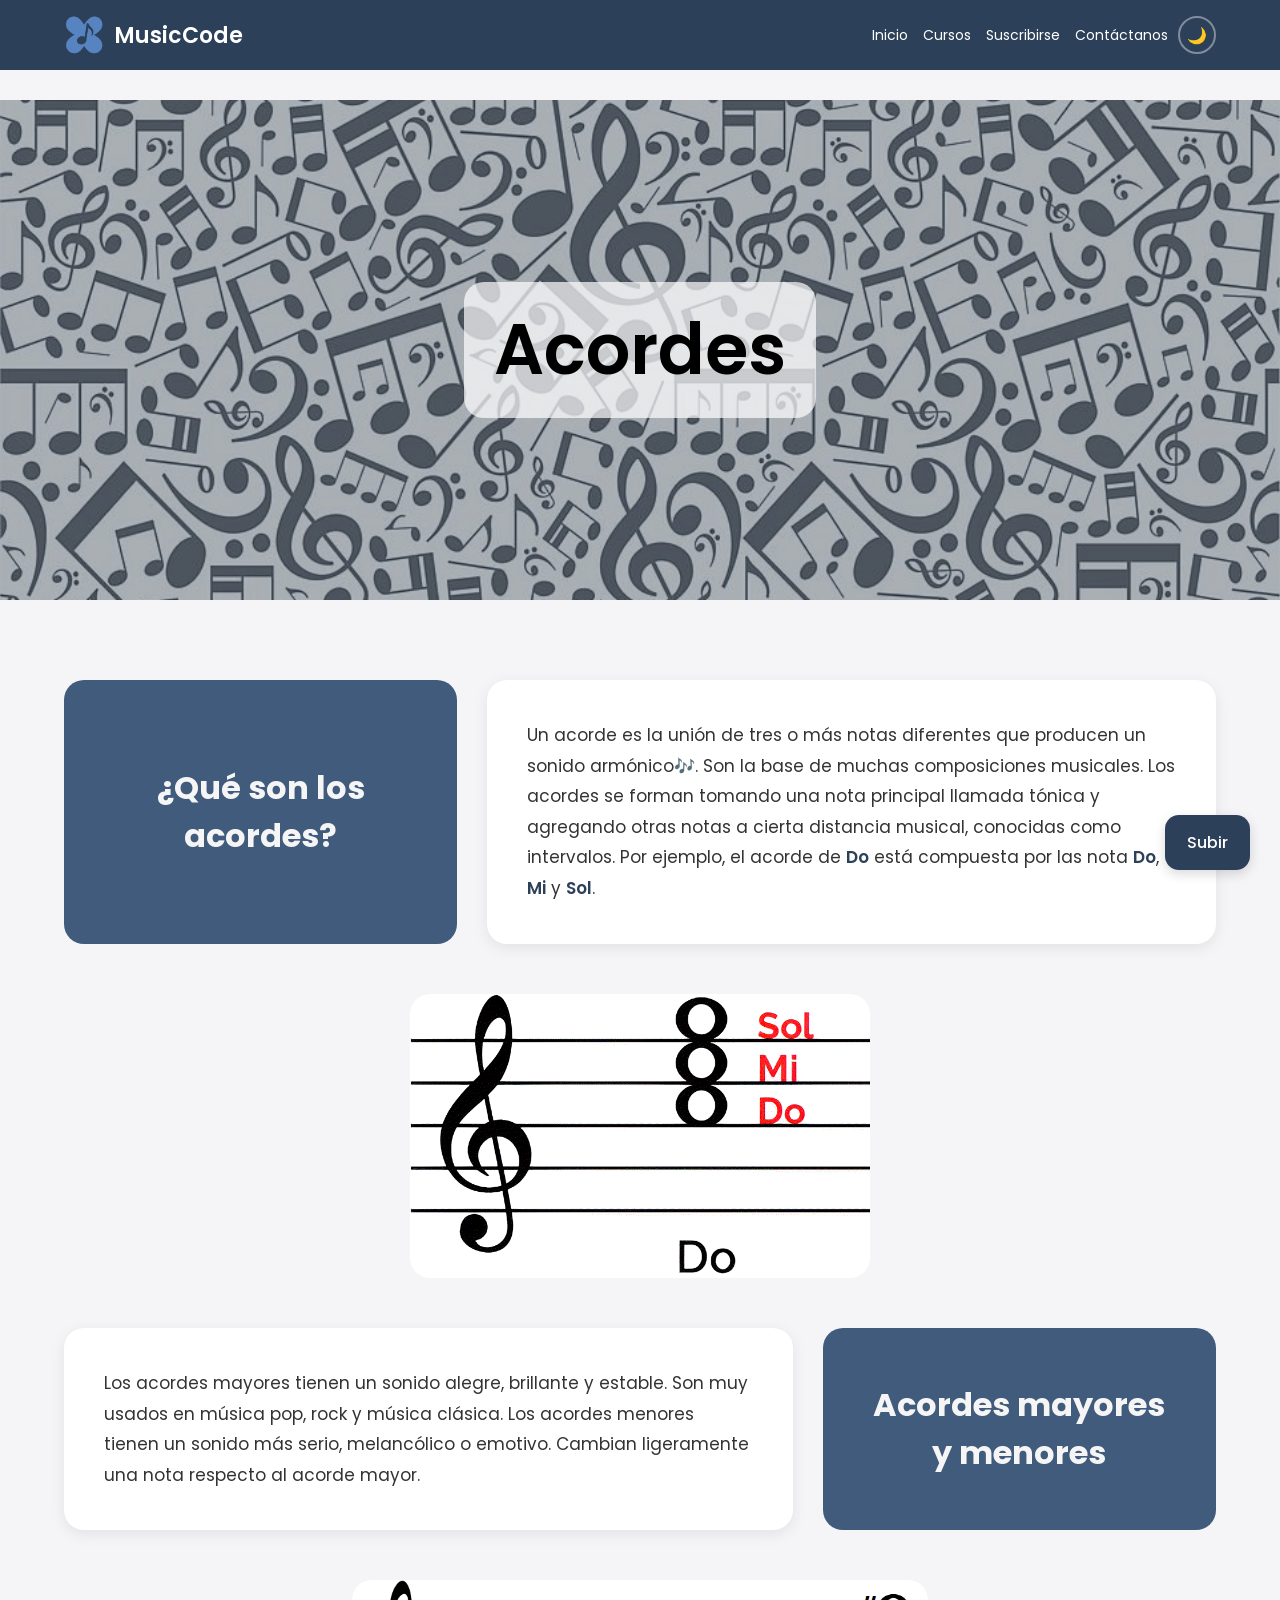
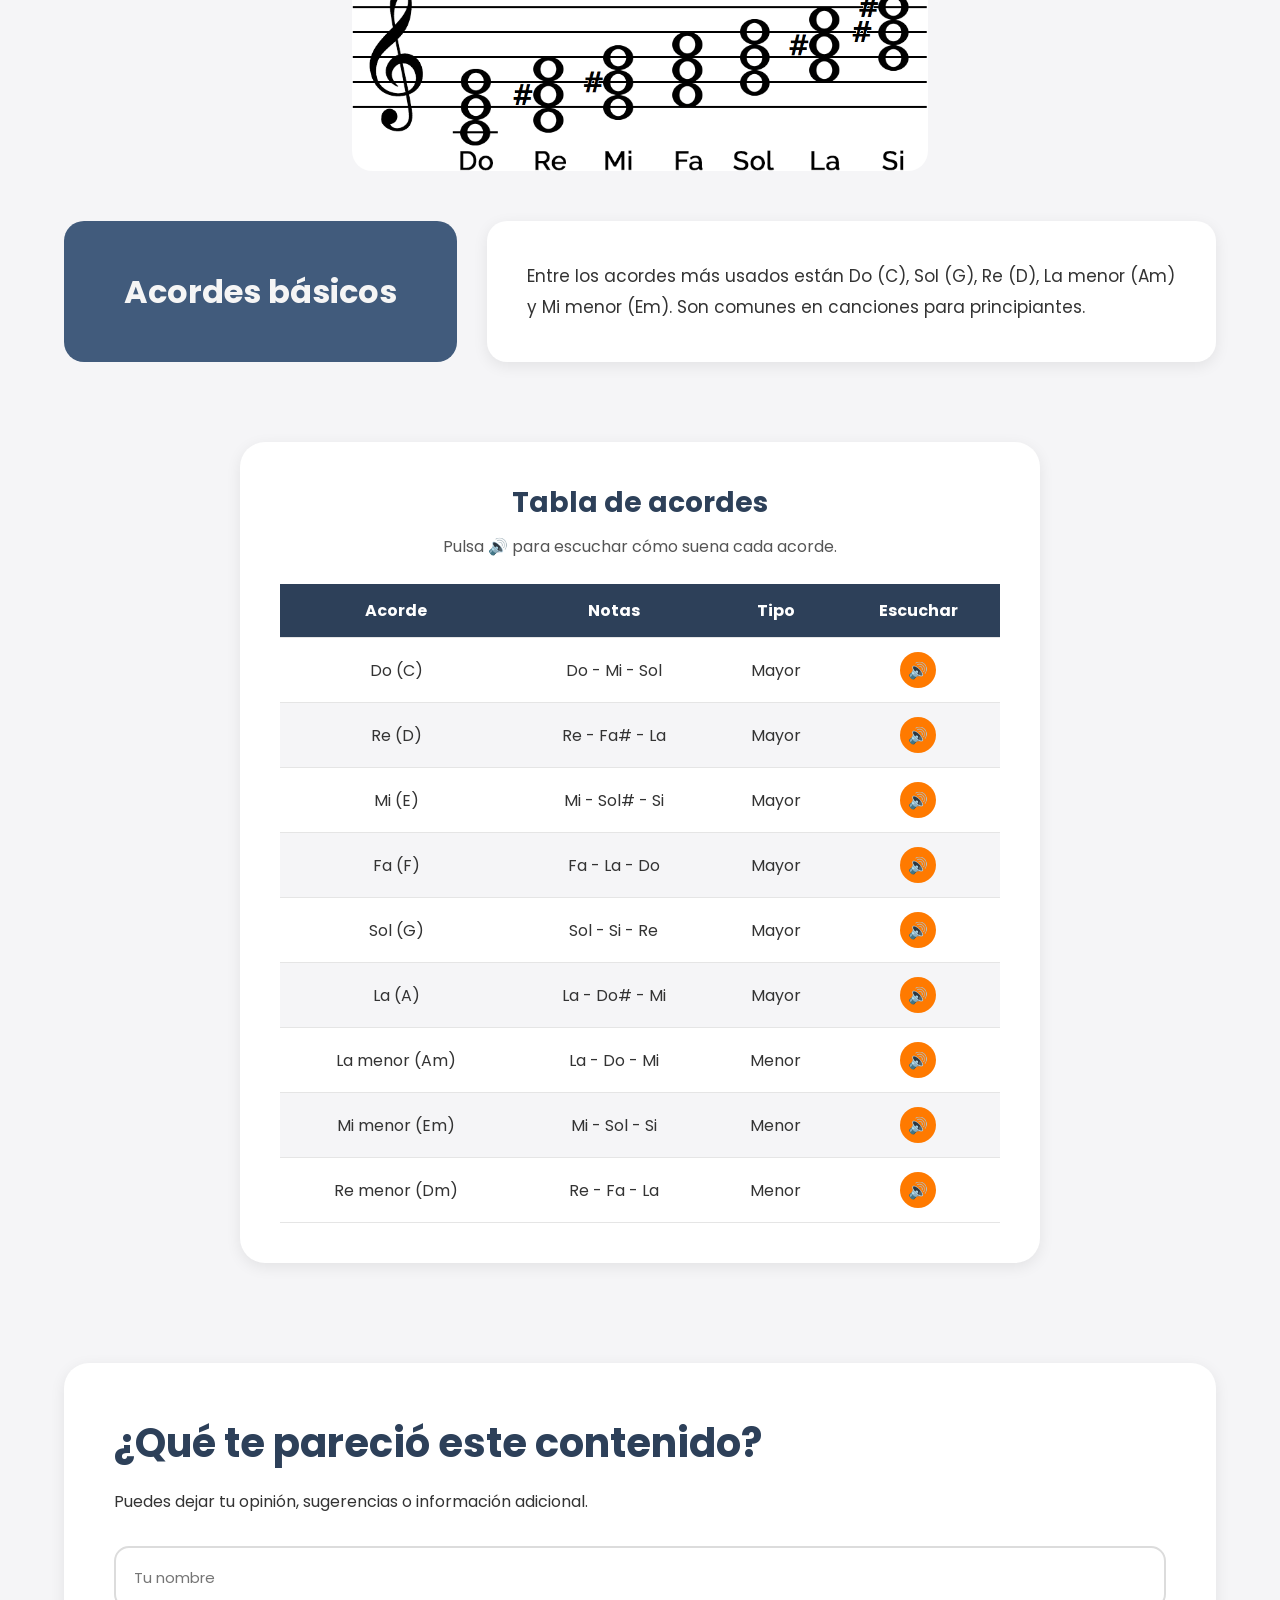
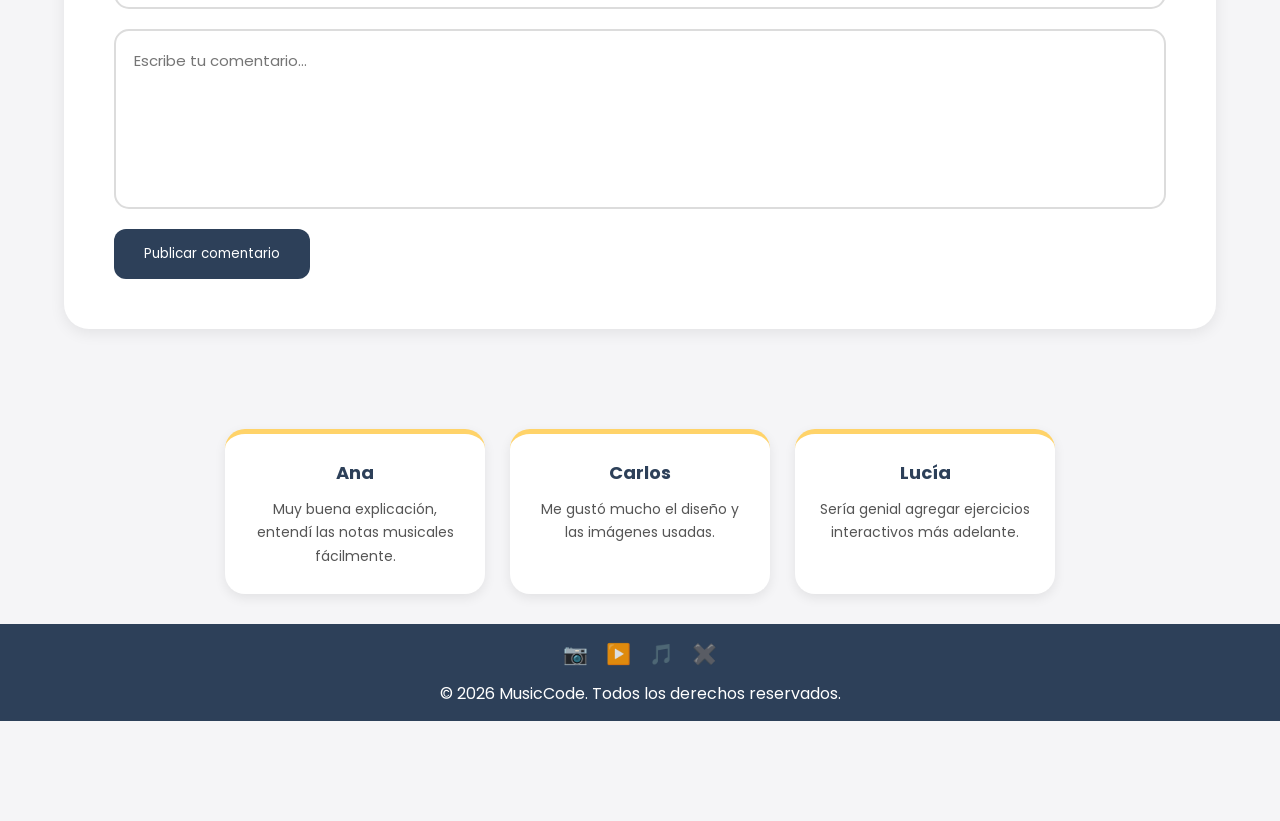
<file: subpáginas/acordes.html>
<!DOCTYPE html>
<html lang="es">

<head>
    <meta charset="UTF-8">
    <meta name="viewport" content="width=device-width, initial-scale=1.0">
    <title>Acordes - Music Code</title>
    <link rel="shortcut icon" href="../img/111.ico" type="x-icon">
    <link rel="stylesheet" href="../css/estiloAcordes.css">
    <link rel="stylesheet" href="../css/tema.css">
    <link href="https://fonts.googleapis.com/css2?family=Poppins:wght@300;400;600&display=swap" rel="stylesheet">
    <script>if (localStorage.getItem('tema') === 'oscuro' || (!localStorage.getItem('tema') && window.matchMedia('(prefers-color-scheme: dark)').matches)) { document.documentElement.style.backgroundColor = '#121826'; }</script>
</head>

<body id="top">
    <!-- nav -->
    <nav>
        <div class="contenedor-nav">
            <div class="logo">
                <img src="../img/111.ico" alt="MusicCode">
                <span>MusicCode</span>
            </div>
            <button class="menu-toggle" aria-label="Abrir menú">☰</button>
            <div class="nav-links">
                <a href="../index.html#inicio" class="nav-link">Inicio</a>
                <a href="../index.html#cursos" class="nav-link">Cursos</a>
                <a href="../subpáginas/Suscribirse.html" class="nav-link">Suscribirse</a>
                <a href="../subpáginas/contacto.html" class="nav-link">Contáctanos</a>
            </div>
            <button class="toggle-tema" aria-label="Activar modo oscuro">🌙</button>
        </div>
    </nav>

    <!-- HERO -->

    <section class="hero">

        <div class="overlay"></div>

        <div class="hero-texto">
            <h1>Acordes</h1>
        </div>

    </section>


    <!-- INFOGRAFÍA -->

    <section class="infografia">

        <!-- BLOQUE 1 -->

        <div class="bloque-info">

            <div class="subtitulo-box">
                <h2>¿Qué son los acordes?</h2>
            </div>

            <div class="texto-info">
                <p>
                    Un acorde es la unión de tres o más notas diferentes que producen un sonido armónico🎶. Son la base
                    de muchas composiciones musicales.
                    Los acordes se forman tomando una nota principal llamada tónica y agregando otras notas a cierta
                    distancia musical, conocidas como intervalos. Por ejemplo, el acorde de
                    <span class="nota">Do</span> está compuesta por las nota
                    <span class="nota">Do</span>,
                    <span class="nota">Mi</span> y
                    <span class="nota">Sol</span>.

                </p>
            </div>

        </div>

        <img src="../img/acordes2.png" class="imagen-extra-variable">

        <!-- BLOQUE 2 -->

        <div class="bloque-info reversa">

            <div class="subtitulo-box">
                <h2>Acordes mayores y menores</h2>
            </div>

            <div class="texto-info">
                <p>
                    Los acordes mayores tienen un sonido alegre, brillante y estable. Son muy usados en música pop, rock
                    y música clásica.
                    Los acordes menores tienen un sonido más serio, melancólico o emotivo. Cambian ligeramente una nota
                    respecto al acorde mayor.
                </p>
            </div>

        </div>

        <img src="../img/acordes3.png" class="imagen-extra">

        <!-- BLOQUE 3 -->

        <div class="bloque-info">

            <div class="subtitulo-box">
                <h2>Acordes básicos</h2>
            </div>

            <div class="texto-info">
                <p>
                    Entre los acordes más usados están Do (C), Sol (G), Re (D), La menor (Am) y Mi menor (Em). Son
                    comunes en canciones para principiantes.
                </p>
            </div>

        </div>


    </section>

    <!-- TABLA DE ACORDES -->
    <section class="tabla-acordes-seccion">
        <h2>Tabla de acordes</h2>
        <p class="tabla-acordes-texto">Pulsa 🔊 para escuchar cómo suena cada acorde.</p>

        <div class="contenedor-tabla">
            <table class="tabla-acordes">
                <thead>
                    <tr>
                        <th>Acorde</th>
                        <th>Notas</th>
                        <th>Tipo</th>
                        <th>Escuchar</th>
                    </tr>
                </thead>
                <tbody>
                    <tr>
                        <td>Do (C)</td>
                        <td>Do - Mi - Sol</td>
                        <td>Mayor</td>
                        <td><button class="btn-escuchar" data-notas="Do,Mi,Sol">🔊</button></td>
                    </tr>
                    <tr>
                        <td>Re (D)</td>
                        <td>Re - Fa# - La</td>
                        <td>Mayor</td>
                        <td><button class="btn-escuchar" data-notas="Re,Fa#,La">🔊</button></td>
                    </tr>
                    <tr>
                        <td>Mi (E)</td>
                        <td>Mi - Sol# - Si</td>
                        <td>Mayor</td>
                        <td><button class="btn-escuchar" data-notas="Mi,Sol#,Si">🔊</button></td>
                    </tr>
                    <tr>
                        <td>Fa (F)</td>
                        <td>Fa - La - Do</td>
                        <td>Mayor</td>
                        <td><button class="btn-escuchar" data-notas="Fa,La,Do">🔊</button></td>
                    </tr>
                    <tr>
                        <td>Sol (G)</td>
                        <td>Sol - Si - Re</td>
                        <td>Mayor</td>
                        <td><button class="btn-escuchar" data-notas="Sol,Si,Re">🔊</button></td>
                    </tr>
                    <tr>
                        <td>La (A)</td>
                        <td>La - Do# - Mi</td>
                        <td>Mayor</td>
                        <td><button class="btn-escuchar" data-notas="La,Do#,Mi">🔊</button></td>
                    </tr>
                    <tr>
                        <td>La menor (Am)</td>
                        <td>La - Do - Mi</td>
                        <td>Menor</td>
                        <td><button class="btn-escuchar" data-notas="La,Do,Mi">🔊</button></td>
                    </tr>
                    <tr>
                        <td>Mi menor (Em)</td>
                        <td>Mi - Sol - Si</td>
                        <td>Menor</td>
                        <td><button class="btn-escuchar" data-notas="Mi,Sol,Si">🔊</button></td>
                    </tr>
                    <tr>
                        <td>Re menor (Dm)</td>
                        <td>Re - Fa - La</td>
                        <td>Menor</td>
                        <td><button class="btn-escuchar" data-notas="Re,Fa,La">🔊</button></td>
                    </tr>
                </tbody>
            </table>
        </div>
    </section>

    <!-- COMENTARIOS -->

    <section class="comentarios">

        <h2>¿Qué te pareció este contenido?</h2>

        <p class="comentario-texto">
            Puedes dejar tu opinión, sugerencias o información adicional.
        </p>

        <form class="form-comentarios" id="formComentarios">

            <input type="text" placeholder="Tu nombre" id="inputNombre">
            <textarea placeholder="Escribe tu comentario..." id="inputComentario"></textarea>

            <button type="submit" id="btnPublicar">Publicar comentario</button>
        </form>

    </section>

    <div class="lista-comentarios">

        <div class="comentario-ejemplo">
            <h4>Ana</h4>
            <p>
                Muy buena explicación, entendí las notas musicales fácilmente.
            </p>
        </div>

        <div class="comentario-ejemplo">
            <h4>Carlos</h4>
            <p>
                Me gustó mucho el diseño y las imágenes usadas.
            </p>
        </div>

        <div class="comentario-ejemplo">
            <h4>Lucía</h4>
            <p>
                Sería genial agregar ejercicios interactivos más adelante.
            </p>
        </div>

    </div>

    </div>

    <footer>
        <div class="footer-social">
            <a href="#" class="social-link" aria-label="Instagram">📷</a>
            <a href="#" class="social-link" aria-label="YouTube">▶️</a>
            <a href="#" class="social-link" aria-label="TikTok">🎵</a>
            <a href="#" class="social-link" aria-label="X">✖️</a>
        </div>
        <p>&copy; 2026 MusicCode. Todos los derechos reservados.</p>
    </footer>

    <a href="#top" class="btn-arriba">Subir</a>
    <script src="../js/app.js"></script>
    <script src="../js/tema.js"></script>
    <script src="../js/comentarios.js"></script>
    <script src="../js/audio.js"></script>
    <script src="../js/acordes.js"></script>
</body>

</html>
</file>
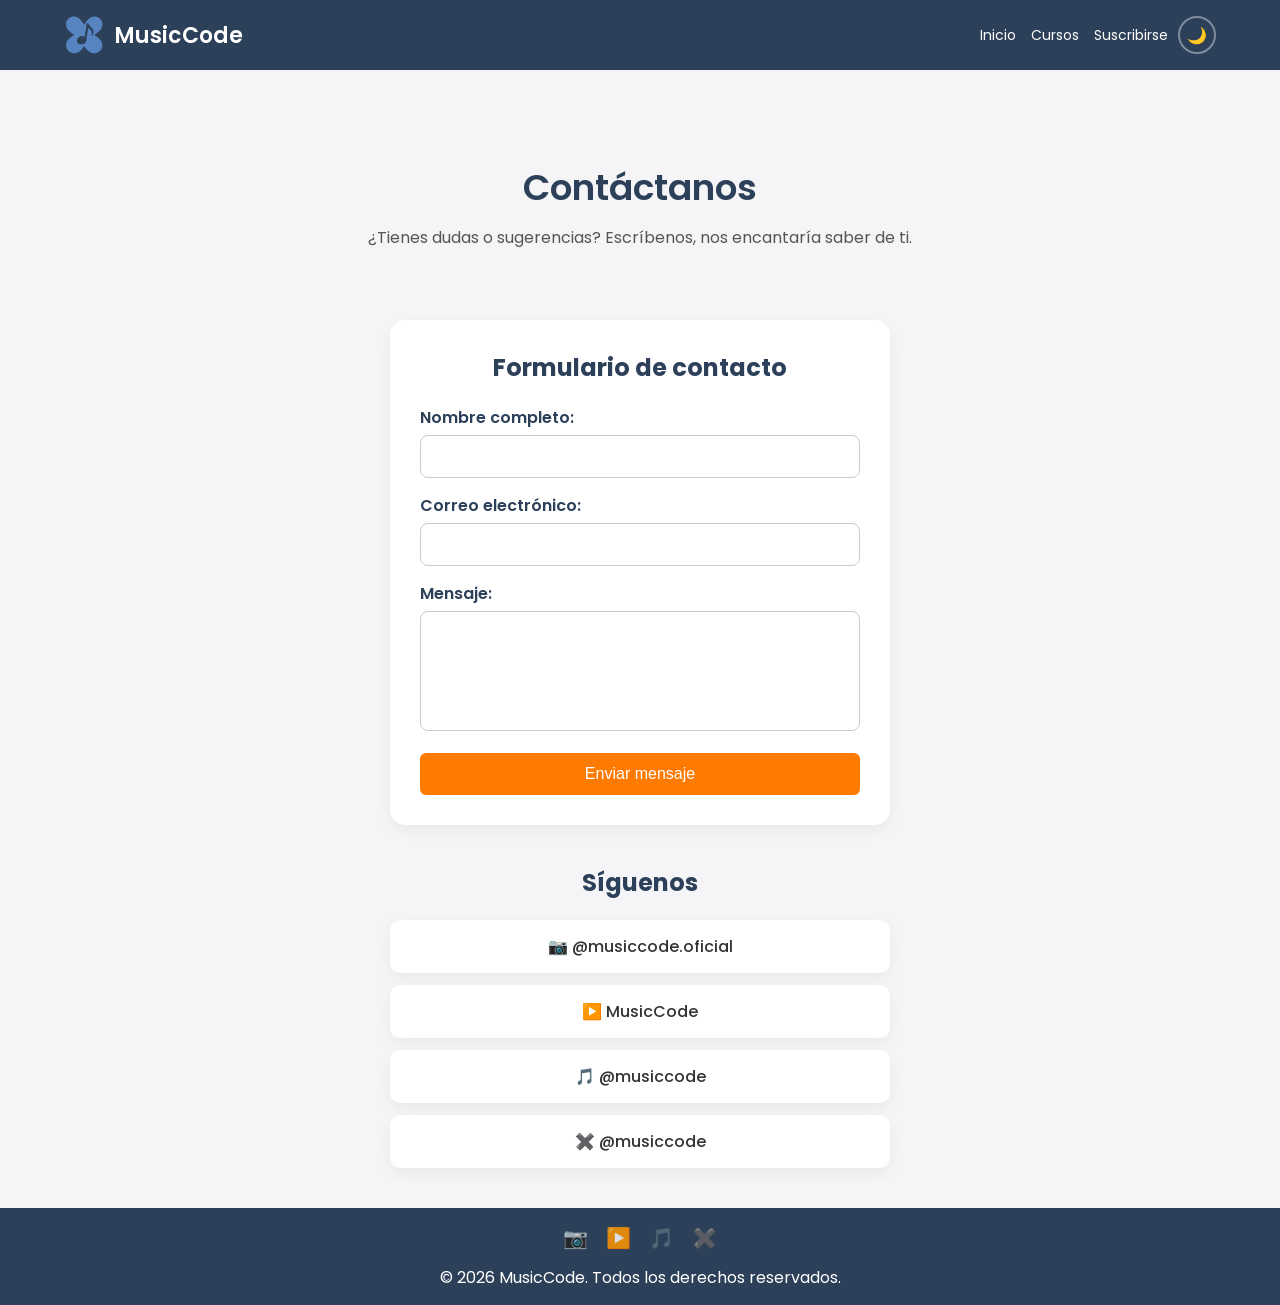
<file: subpáginas/contacto.html>
<!DOCTYPE html>
<html lang="es">

<head>
    <meta charset="UTF-8">
    <meta name="viewport" content="width=device-width, initial-scale=1.0">
    <title>Contáctanos - Music Code</title>
    <link rel="shortcut icon" href="../img/111.ico" type="x-icon">
    <link rel="stylesheet" href="../css/estiloContacto.css">
    <link rel="stylesheet" href="../css/tema.css">
    <link href="https://fonts.googleapis.com/css2?family=Poppins:wght@300;400;600&display=swap" rel="stylesheet">
    <script>if (localStorage.getItem('tema') === 'oscuro' || (!localStorage.getItem('tema') && window.matchMedia('(prefers-color-scheme: dark)').matches)) { document.documentElement.style.backgroundColor = '#121826'; }</script>
</head>

<body>
    <nav>
        <div class="contenedor-nav">
            <div class="logo">
                <img src="../img/111.ico" alt="MusicCode">
                <span>MusicCode</span>
            </div>
            <button class="menu-toggle" aria-label="Abrir menú">☰</button>
            <div class="nav-links">
                <a href="../index.html#inicio" class="nav-link">Inicio</a>
                <a href="../index.html#cursos" class="nav-link">Cursos</a>
                <a href="../subpáginas/Suscribirse.html" class="nav-link">Suscribirse</a>
            </div>
            <button class="toggle-tema" aria-label="Activar modo oscuro">🌙</button>
        </div>
    </nav>

    <header>
        <h1 class="letrasG">Contáctanos</h1>
        <p>¿Tienes dudas o sugerencias? Escríbenos, nos encantaría saber de ti.</p>
    </header>

    <section class="tema-musical">
        <h2>Formulario de contacto</h2>

        <form class="formulario-contacto" id="formContacto">
            <div class="campo">
                <label for="nombreContacto">Nombre completo:</label>
                <input type="text" id="nombreContacto" name="nombre" required>
            </div>

            <div class="campo">
                <label for="emailContacto">Correo electrónico:</label>
                <input type="email" id="emailContacto" name="email" required>
            </div>

            <div class="campo">
                <label for="mensajeContacto">Mensaje:</label>
                <textarea id="mensajeContacto" name="mensaje" required></textarea>
            </div>

            <button type="submit" class="btn-principal">Enviar mensaje</button>
        </form>

        <div class="mensaje-confirmacion" id="mensajeConfirmacion" style="display: none;">
            <p>¡Gracias por escribirnos! Te responderemos pronto.</p>
        </div>
    </section>

    <section class="redes-sociales">
        <h2>Síguenos</h2>
        <div class="redes-lista">
            <a href="#" class="red-social" aria-label="Instagram">📷 <span>@musiccode.oficial</span></a>
            <a href="#" class="red-social" aria-label="YouTube">▶️ <span>MusicCode</span></a>
            <a href="#" class="red-social" aria-label="TikTok">🎵 <span>@musiccode</span></a>
            <a href="#" class="red-social" aria-label="X">✖️ <span>@musiccode</span></a>
        </div>
    </section>

    <footer>
        <div class="footer-social">
            <a href="#" class="social-link" aria-label="Instagram">📷</a>
            <a href="#" class="social-link" aria-label="YouTube">▶️</a>
            <a href="#" class="social-link" aria-label="TikTok">🎵</a>
            <a href="#" class="social-link" aria-label="X">✖️</a>
        </div>
        <p>&copy; 2026 MusicCode. Todos los derechos reservados.</p>
    </footer>

    <script src="../js/app.js"></script>
    <script src="../js/tema.js"></script>
    <script src="../js/contacto.js"></script>
</body>

</html>
</file>
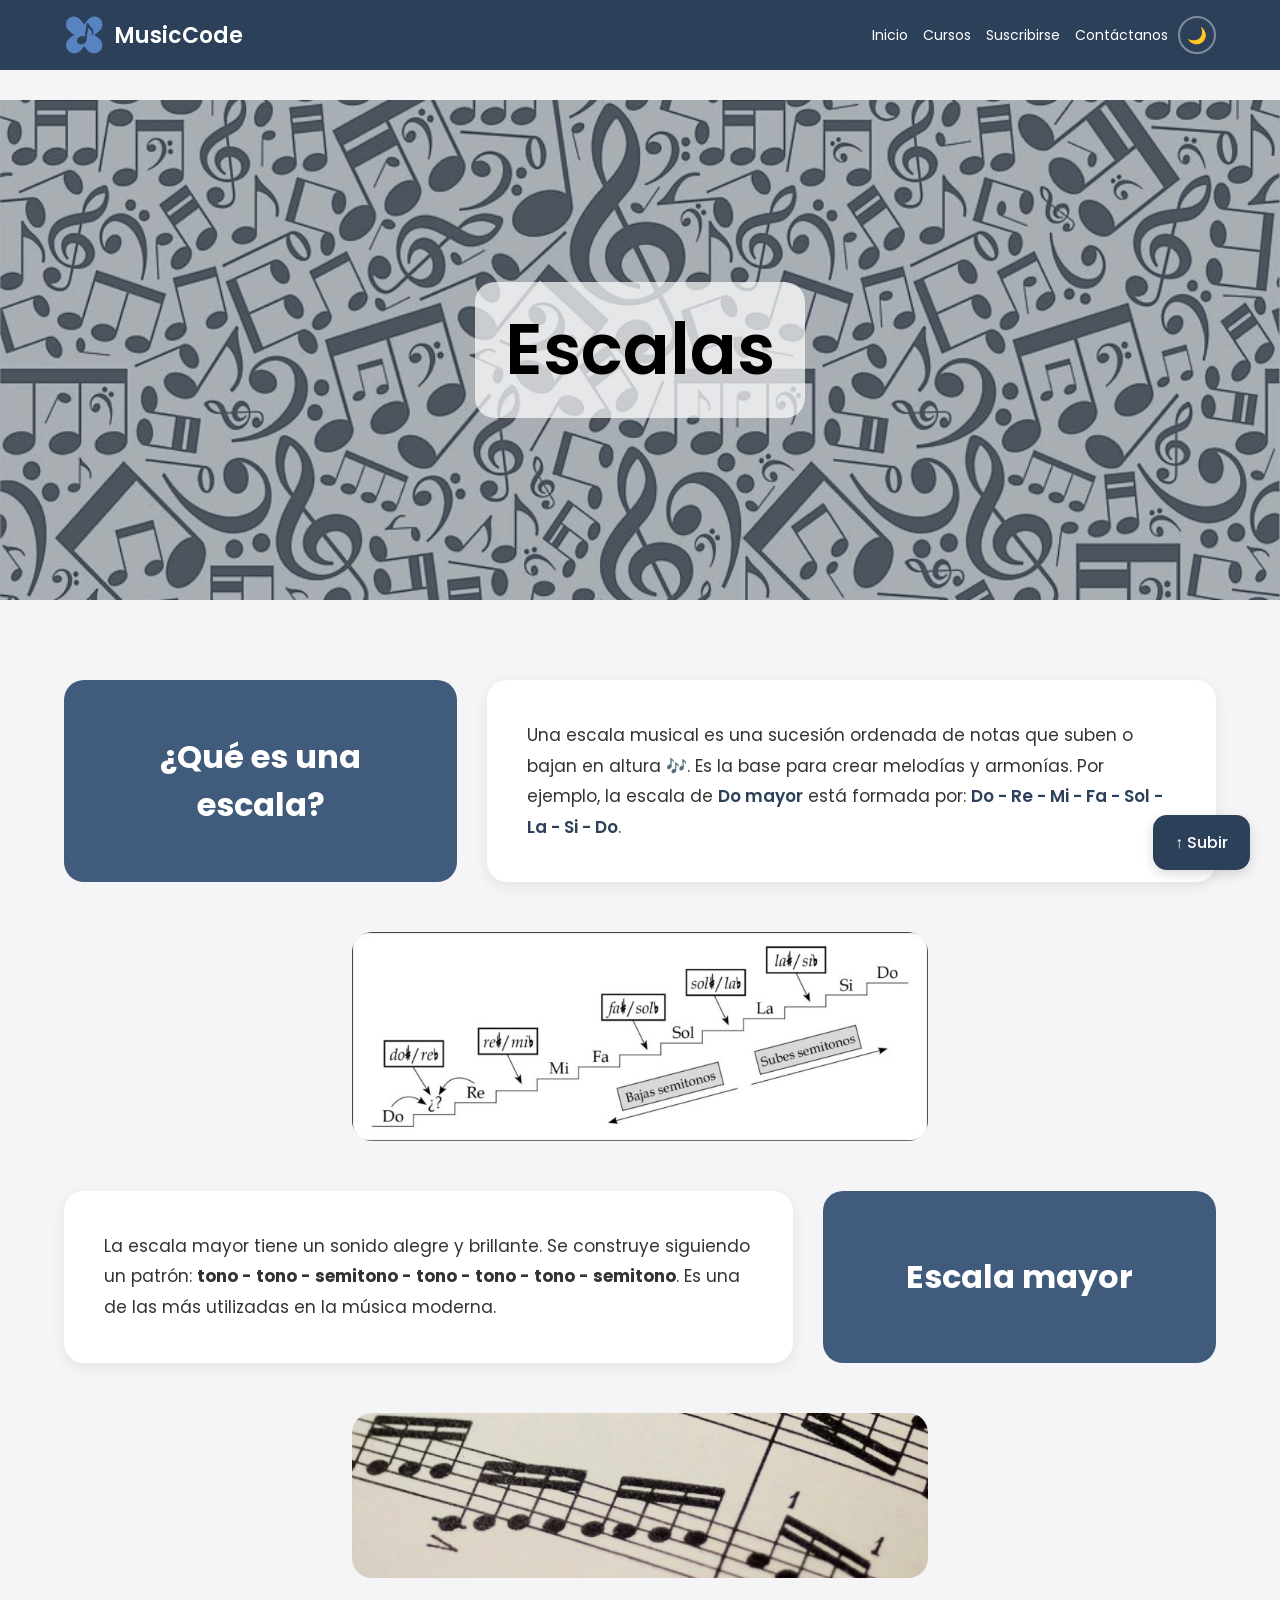
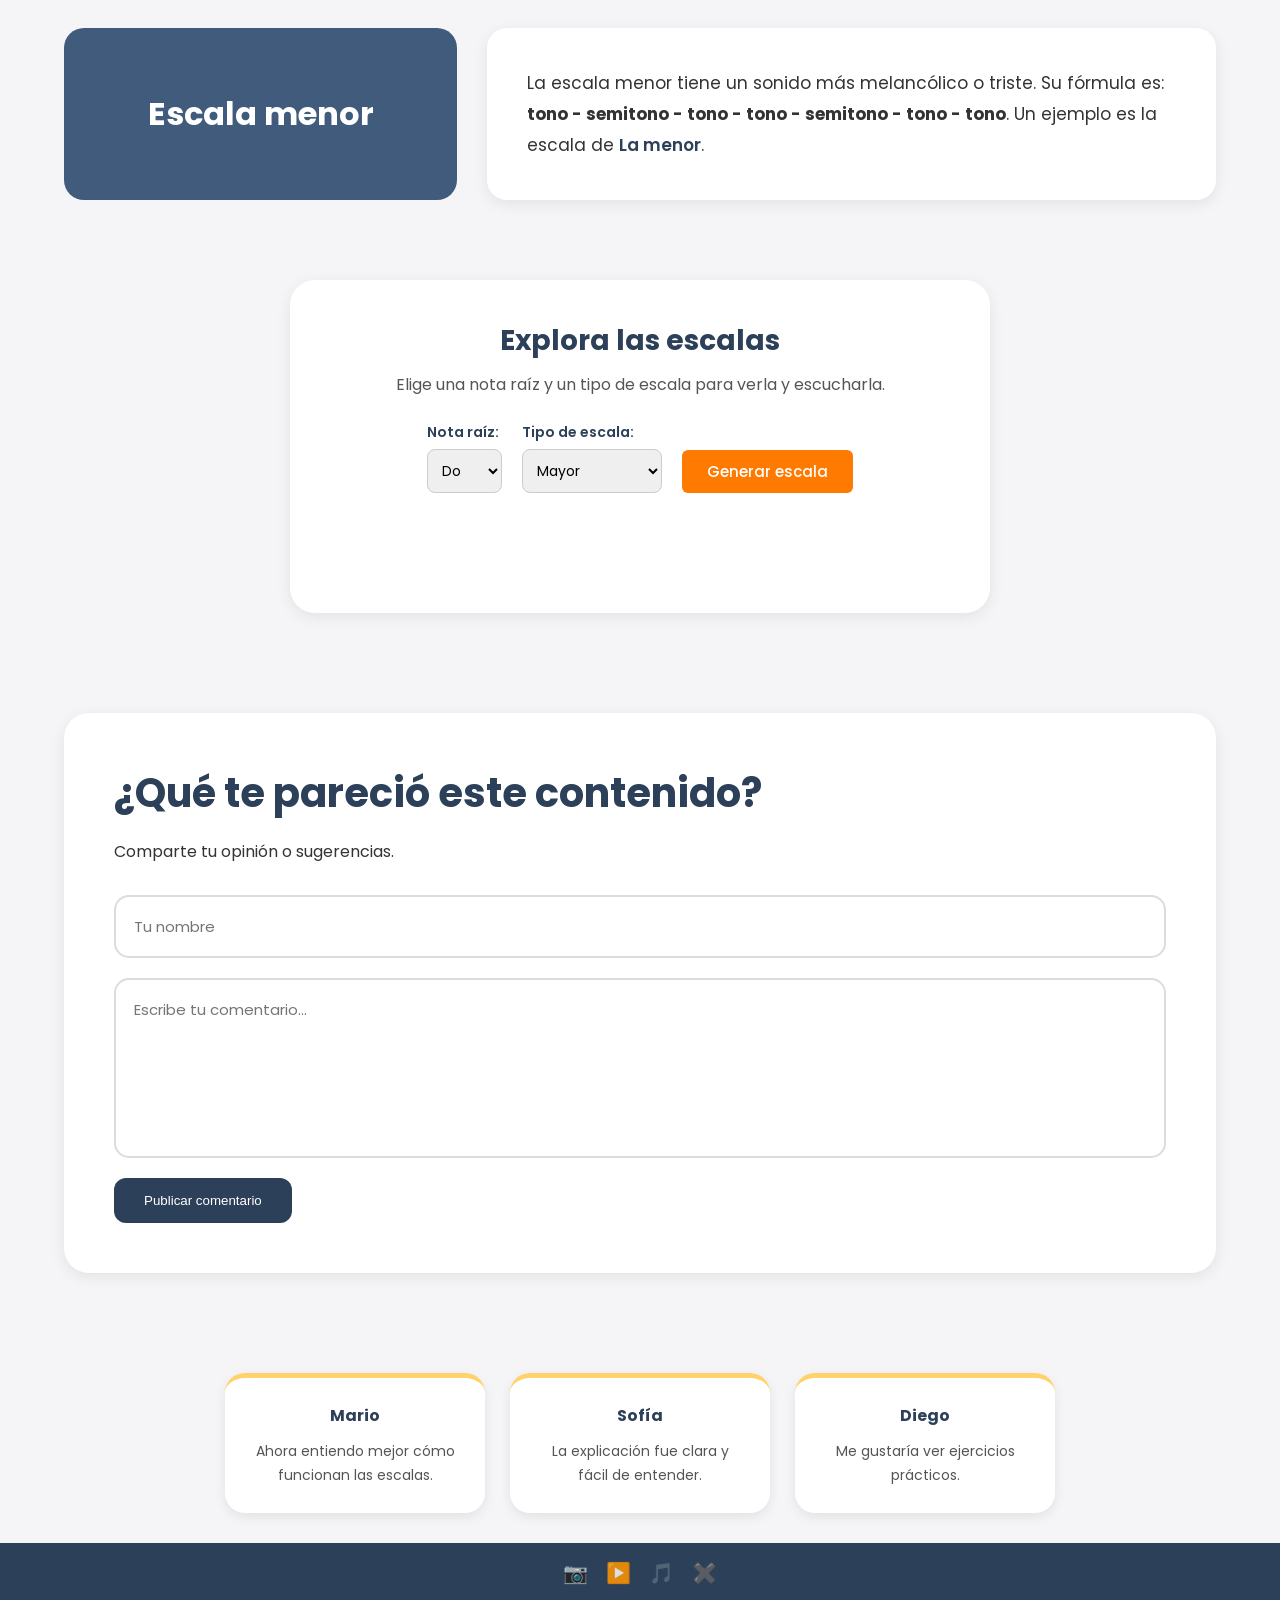
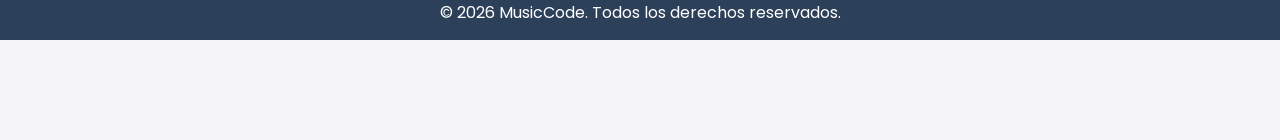
<file: subpáginas/escalas.html>
<!DOCTYPE html>
<html lang="es">

<head>
    <meta charset="UTF-8">
    <meta name="viewport" content="width=device-width, initial-scale=1.0">
    <title>Escalas - Music Code</title>
    <link rel="shortcut icon" href="../img/111.ico" type="x-icon">
    <link rel="stylesheet" href="../css/estiloEscalas.css">
    <link rel="stylesheet" href="../css/tema.css">
    <link href="https://fonts.googleapis.com/css2?family=Poppins:wght@300;400;600&display=swap" rel="stylesheet">
    <script>if (localStorage.getItem('tema') === 'oscuro' || (!localStorage.getItem('tema') && window.matchMedia('(prefers-color-scheme: dark)').matches)) { document.documentElement.style.backgroundColor = '#121826'; }</script>
</head>

<body>
    <!-- nav -->
    <nav>
        <div class="contenedor-nav">
            <div class="logo">
                <img src="../img/111.ico" alt="MusicCode">
                <span>MusicCode</span>
            </div>
            <button class="menu-toggle" aria-label="Abrir menú">☰</button>
            <div class="nav-links">
                <a href="../index.html#inicio" class="nav-link">Inicio</a>
                <a href="../index.html#cursos" class="nav-link">Cursos</a>
                <a href="../subpáginas/Suscribirse.html" class="nav-link">Suscribirse</a>
                <a href="../subpáginas/contacto.html" class="nav-link">Contáctanos</a>
            </div>
            <button class="toggle-tema" aria-label="Activar modo oscuro">🌙</button>
        </div>
    </nav>
    <!-- HERO -->
    <section class="hero hero-escala">
        <div class="overlay"></div>

        <div class="hero-texto">
            <h1>Escalas</h1>
        </div>
    </section>

    <!-- INFOGRAFÍA -->
    <section class="infografia">

        <!-- BLOQUE 1 -->
        <div class="bloque-info">
            <div class="subtitulo-box">
                <h2>¿Qué es una escala?</h2>
            </div>

            <div class="texto-info">
                <p>
                    Una escala musical es una sucesión ordenada de notas que suben o bajan en altura 🎶.
                    Es la base para crear melodías y armonías.
                    Por ejemplo, la escala de <span class="nota">Do mayor</span> está formada por:
                    <span class="nota">Do - Re - Mi - Fa - Sol - La - Si - Do</span>.
                </p>
            </div>
        </div>

        <img src="../img/escalas1.jpg" class="imagen-extra-variable">

        <!-- BLOQUE 2 -->
        <div class="bloque-info reversa">
            <div class="subtitulo-box">
                <h2>Escala mayor</h2>
            </div>

            <div class="texto-info">
                <p>
                    La escala mayor tiene un sonido alegre y brillante. Se construye siguiendo un patrón:
                    <strong>tono - tono - semitono - tono - tono - tono - semitono</strong>.
                    Es una de las más utilizadas en la música moderna.
                </p>
            </div>
        </div>

        <img src="../img/escala2.jpg" class="imagen-extra">

        <!-- BLOQUE 3 -->
        <div class="bloque-info">
            <div class="subtitulo-box">
                <h2>Escala menor</h2>
            </div>
            <div class="texto-info">
                <p>
                    La escala menor tiene un sonido más melancólico o triste.
                    Su fórmula es:
                    <strong>tono - semitono - tono - tono - semitono - tono - tono</strong>.
                    Un ejemplo es la escala de <span class="nota">La menor</span>.
                </p>
            </div>
        </div>

    </section>

    <!-- ESCALAS INTERACTIVAS -->
    <section class="escalas-interactivas">
        <h2>Explora las escalas</h2>
        <p class="escalas-texto">Elige una nota raíz y un tipo de escala para verla y escucharla.</p>

        <div class="controles-escala">
            <div class="campo-escala">
                <label for="notaRaiz">Nota raíz:</label>
                <select id="notaRaiz">
                    <option value="Do">Do</option>
                    <option value="Do#">Do#</option>
                    <option value="Re">Re</option>
                    <option value="Re#">Re#</option>
                    <option value="Mi">Mi</option>
                    <option value="Fa">Fa</option>
                    <option value="Fa#">Fa#</option>
                    <option value="Sol">Sol</option>
                    <option value="Sol#">Sol#</option>
                    <option value="La">La</option>
                    <option value="La#">La#</option>
                    <option value="Si">Si</option>
                </select>
            </div>

            <div class="campo-escala">
                <label for="tipoEscala">Tipo de escala:</label>
                <select id="tipoEscala">
                    <option value="mayor">Mayor</option>
                    <option value="menor">Menor natural</option>
                </select>
            </div>

            <button class="btn-terciario" id="btnGenerarEscala">Generar escala</button>
        </div>

        <div class="resultado-escala" id="resultadoEscala"></div>

        <button class="btn-terciario" id="btnReproducirEscala" style="display: none;">▶ Reproducir escala</button>
    </section>

    <!-- COMENTARIOS -->
    <section class="comentarios">
        <h2>¿Qué te pareció este contenido?</h2>

        <p class="comentario-texto">
            Comparte tu opinión o sugerencias.
        </p>

        <form class="form-comentarios" id="formComentarios">

            <input type="text" placeholder="Tu nombre" id="inputNombre">
            <textarea placeholder="Escribe tu comentario..." id="inputComentario"></textarea>

            <button type="submit" id="btnPublicar">Publicar comentario</button>
        </form>
    </section>

    <!-- LISTA -->
    <div class="lista-comentarios">

        <div class="comentario-ejemplo">
            <h4>Mario</h4>
            <p>Ahora entiendo mejor cómo funcionan las escalas.</p>
        </div>

        <div class="comentario-ejemplo">
            <h4>Sofía</h4>
            <p>La explicación fue clara y fácil de entender.</p>
        </div>

        <div class="comentario-ejemplo">
            <h4>Diego</h4>
            <p>Me gustaría ver ejercicios prácticos.</p>
        </div>

    </div>

    <footer>
        <div class="footer-social">
            <a href="#" class="social-link" aria-label="Instagram">📷</a>
            <a href="#" class="social-link" aria-label="YouTube">▶️</a>
            <a href="#" class="social-link" aria-label="TikTok">🎵</a>
            <a href="#" class="social-link" aria-label="X">✖️</a>
        </div>
        <p>&copy; 2026 MusicCode. Todos los derechos reservados.</p>
    </footer>

    <!-- BOTÓN -->
    <a href="#top" class="btn-arriba">↑ Subir</a>
    <script src="../js/app.js"></script>
    <script src="../js/tema.js"></script>
    <script src="../js/comentarios.js"></script>
    <script src="../js/audio.js"></script>
    <script src="../js/escalas.js"></script>
</body>

</html>
</file>
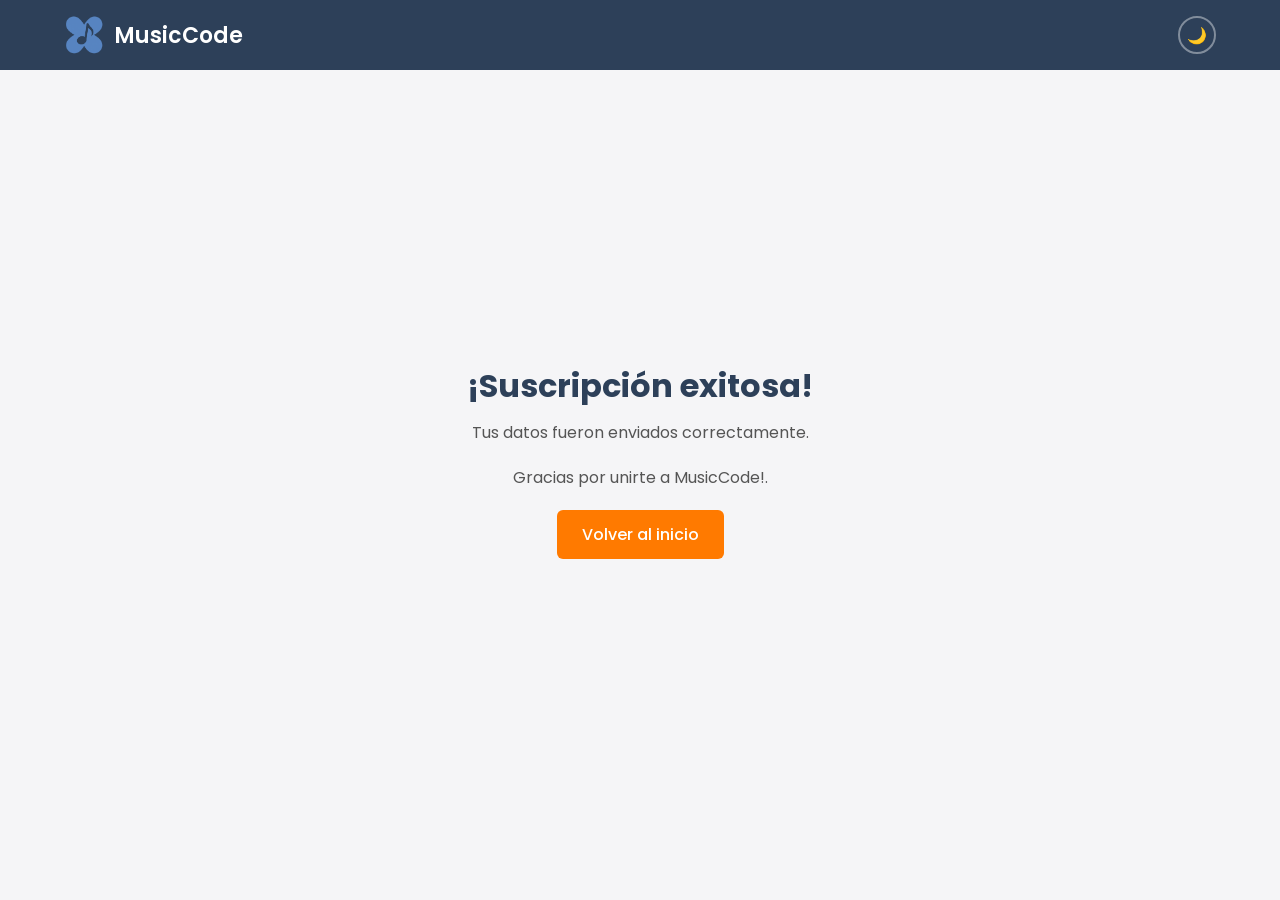
<file: subpáginas/exito.html>
<!DOCTYPE html>
<html lang="es">
<head>
    <meta charset="UTF-8">
    <meta name="viewport" content="width=device-width, initial-scale=1.0">
    <title>Formulario - Music Code</title>
    <link rel="shortcut icon" href="../img/111.ico" type="x-icon">
    <link rel="stylesheet" href="../css/estiloExito.css">
    <link rel="stylesheet" href="../css/tema.css">
    <link href="https://fonts.googleapis.com/css2?family=Poppins:wght@300;400;600&display=swap" rel="stylesheet">
    <script>if (localStorage.getItem('tema') === 'oscuro' || (!localStorage.getItem('tema') && window.matchMedia('(prefers-color-scheme: dark)').matches)) { document.documentElement.style.backgroundColor = '#121826'; }</script>
</head>
<body>
    <nav>
        <div class="contenedor-nav">
            <div class="logo">
                <img src="../img/111.ico">
                <span>MusicCode</span>
            </div>
            <button class="toggle-tema" aria-label="Activar modo oscuro" style="margin-left: auto;">🌙</button>
            <button class="menu-toggle" aria-label="Abrir menú">☰</button>
        </div>
    </nav>
    <section class="mensaje-exito">
        <h1>¡Suscripción exitosa!</h1>
        <p>Tus datos fueron enviados correctamente.</p>
        <p>Gracias por unirte a MusicCode!.</p>

        <a href="../index.html" class="btn-terciario">Volver al inicio</a>
    </section>
    <script src="../js/app.js"></script>
    <script src="../js/tema.js"></script>
</body>
</html>
</file>
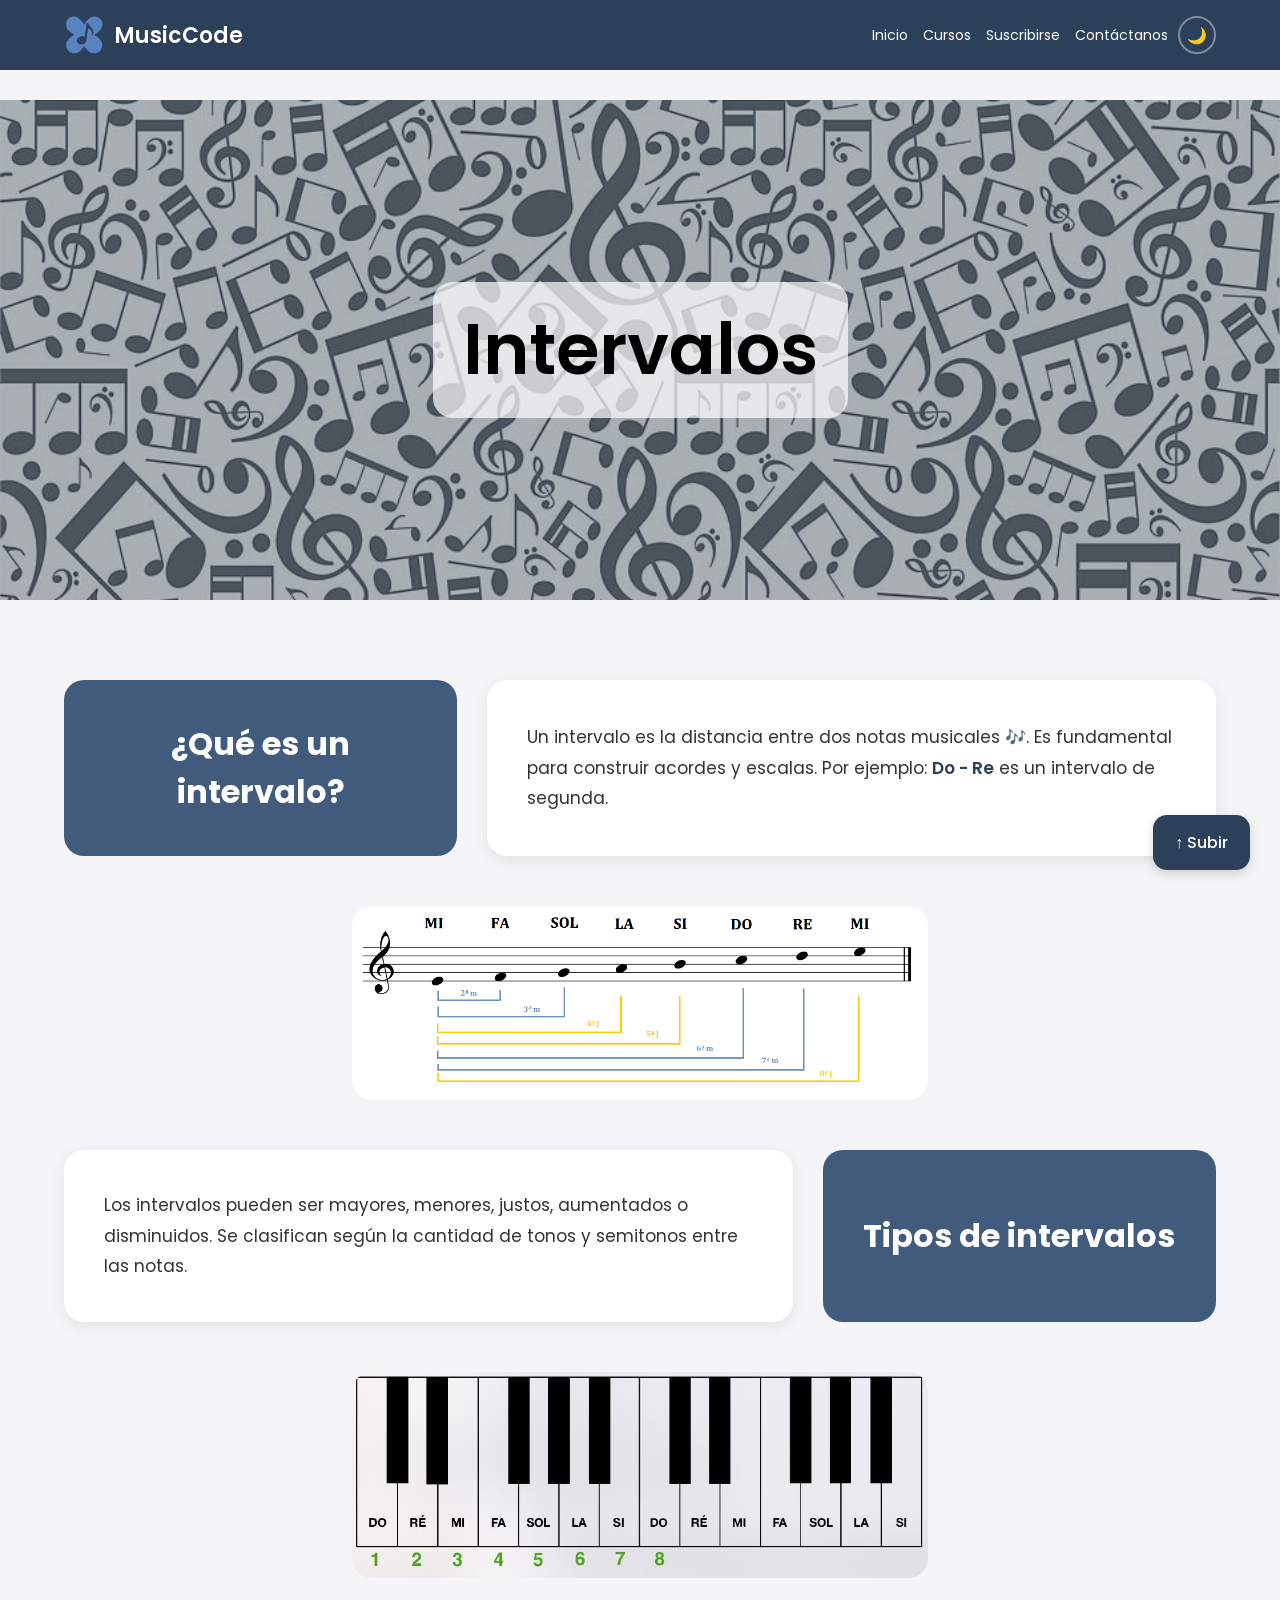
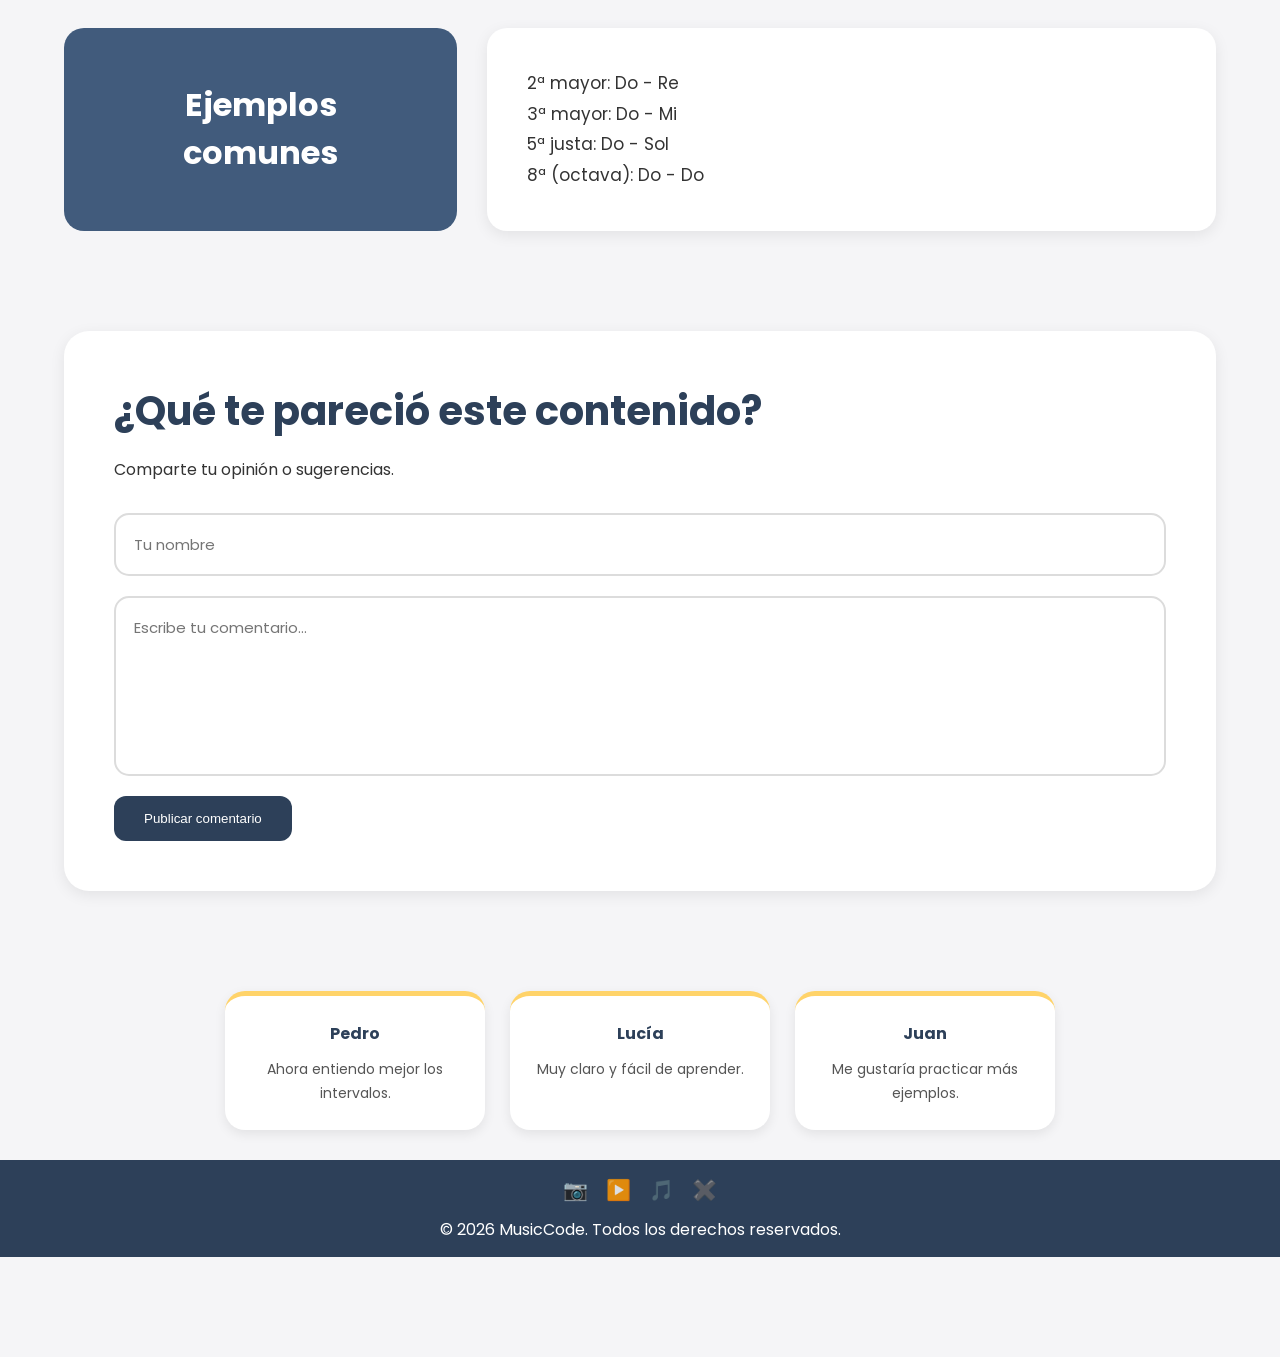
<file: subpáginas/intervalos.html>
<!DOCTYPE html>
<html lang="es">

<head>
    <meta charset="UTF-8">
    <meta name="viewport" content="width=device-width, initial-scale=1.0">
    <title>Intervalos - Music Code</title>
    <link rel="shortcut icon" href="../img/111.ico" type="x-icon">
    <link rel="stylesheet" href="../css/estiloIntervalos.css">
    <link rel="stylesheet" href="../css/tema.css">
    <link href="https://fonts.googleapis.com/css2?family=Poppins:wght@300;400;600&display=swap" rel="stylesheet">
    <script>if (localStorage.getItem('tema') === 'oscuro' || (!localStorage.getItem('tema') && window.matchMedia('(prefers-color-scheme: dark)').matches)) { document.documentElement.style.backgroundColor = '#121826'; }</script>
</head>

<body>
    <!-- nav -->
    <nav>
        <div class="contenedor-nav">
            <div class="logo">
                <img src="../img/111.ico" alt="MusicCode">
                <span>MusicCode</span>
            </div>
            <button class="menu-toggle" aria-label="Abrir menú">☰</button>
            <div class="nav-links">
                <a href="../index.html#inicio" class="nav-link">Inicio</a>
                <a href="../index.html#cursos" class="nav-link">Cursos</a>
                <a href="../subpáginas/Suscribirse.html" class="nav-link">Suscribirse</a>
                <a href="../subpáginas/contacto.html" class="nav-link">Contáctanos</a>
            </div>
            <button class="toggle-tema" aria-label="Activar modo oscuro">🌙</button>
        </div>
    </nav>
    <!-- HERO -->
    <section class="hero hero-intervalos">

        <div class="overlay"></div>

        <div class="hero-texto">
            <h1>Intervalos</h1>
        </div>

    </section>

    <!-- INFOGRAFÍA -->
    <section class="infografia">

        <!-- BLOQUE 1 -->
        <div class="bloque-info">
            <div class="subtitulo-box">
                <h2>¿Qué es un intervalo?</h2>
            </div>

            <div class="texto-info">
                <p>
                    Un intervalo es la distancia entre dos notas musicales 🎶.
                    Es fundamental para construir acordes y escalas.
                    Por ejemplo: <span class="nota">Do - Re</span> es un intervalo de segunda.
                </p>
            </div>
        </div>

        <img src="../img/intervalos1.png" class="imagen-extra-variable">

        <!-- BLOQUE 2 -->
        <div class="bloque-info reversa">
            <div class="subtitulo-box">
                <h2>Tipos de intervalos</h2>
            </div>

            <div class="texto-info">
                <p>
                    Los intervalos pueden ser mayores, menores, justos, aumentados o disminuidos.
                    Se clasifican según la cantidad de tonos y semitonos entre las notas.
                </p>
            </div>
        </div>

        <img src="../img/intervalos2.jpg" class="imagen-extra">

        <!-- BLOQUE 3 -->
        <div class="bloque-info">
            <div class="subtitulo-box">
                <h2>Ejemplos comunes</h2>
            </div>

            <div class="texto-info">
                <p>
                    2ª mayor: Do - Re<br>
                    3ª mayor: Do - Mi<br>
                    5ª justa: Do - Sol<br>
                    8ª (octava): Do - Do
                </p>
            </div>
        </div>

    </section>

    <!-- COMENTARIOS -->
    <section class="comentarios">

        <h2>¿Qué te pareció este contenido?</h2>

        <p class="comentario-texto">
            Comparte tu opinión o sugerencias.
        </p>

        <form class="form-comentarios" id="formComentarios">

            <input type="text" placeholder="Tu nombre" id="inputNombre">
            <textarea placeholder="Escribe tu comentario..." id="inputComentario"></textarea>

            <button type="submit" id="btnPublicar">Publicar comentario</button>
        </form>

    </section>

    <!-- LISTA -->
    <div class="lista-comentarios">

        <div class="comentario-ejemplo">
            <h4>Pedro</h4>
            <p>Ahora entiendo mejor los intervalos.</p>
        </div>

        <div class="comentario-ejemplo">
            <h4>Lucía</h4>
            <p>Muy claro y fácil de aprender.</p>
        </div>

        <div class="comentario-ejemplo">
            <h4>Juan</h4>
            <p>Me gustaría practicar más ejemplos.</p>
        </div>

    </div>

    <footer>
        <div class="footer-social">
            <a href="#" class="social-link" aria-label="Instagram">📷</a>
            <a href="#" class="social-link" aria-label="YouTube">▶️</a>
            <a href="#" class="social-link" aria-label="TikTok">🎵</a>
            <a href="#" class="social-link" aria-label="X">✖️</a>
        </div>
        <p>&copy; 2026 MusicCode. Todos los derechos reservados.</p>
    </footer>

    <a href="#top" class="btn-arriba">↑ Subir</a>
    <script src="../js/app.js"></script>
    <script src="../js/tema.js"></script>
    <script src="../js/comentarios.js"></script>
</body>

</html>
</file>
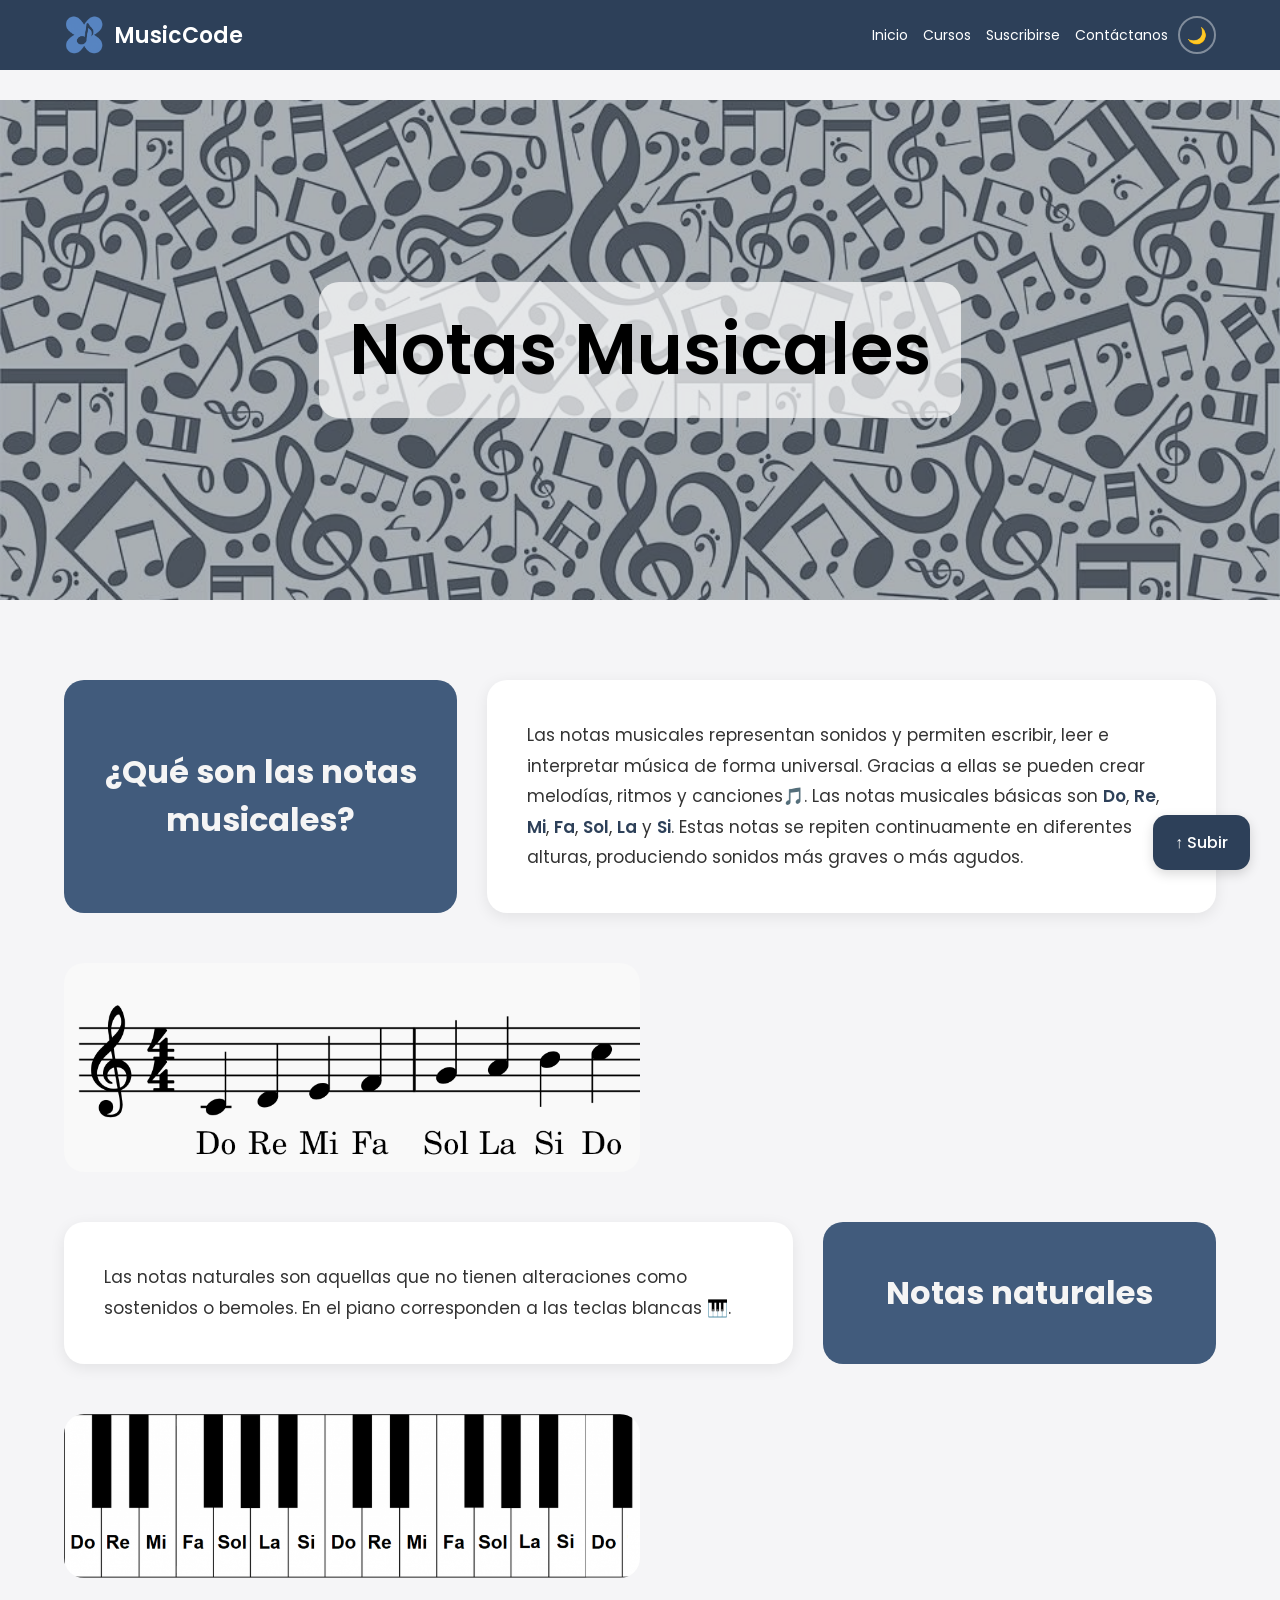
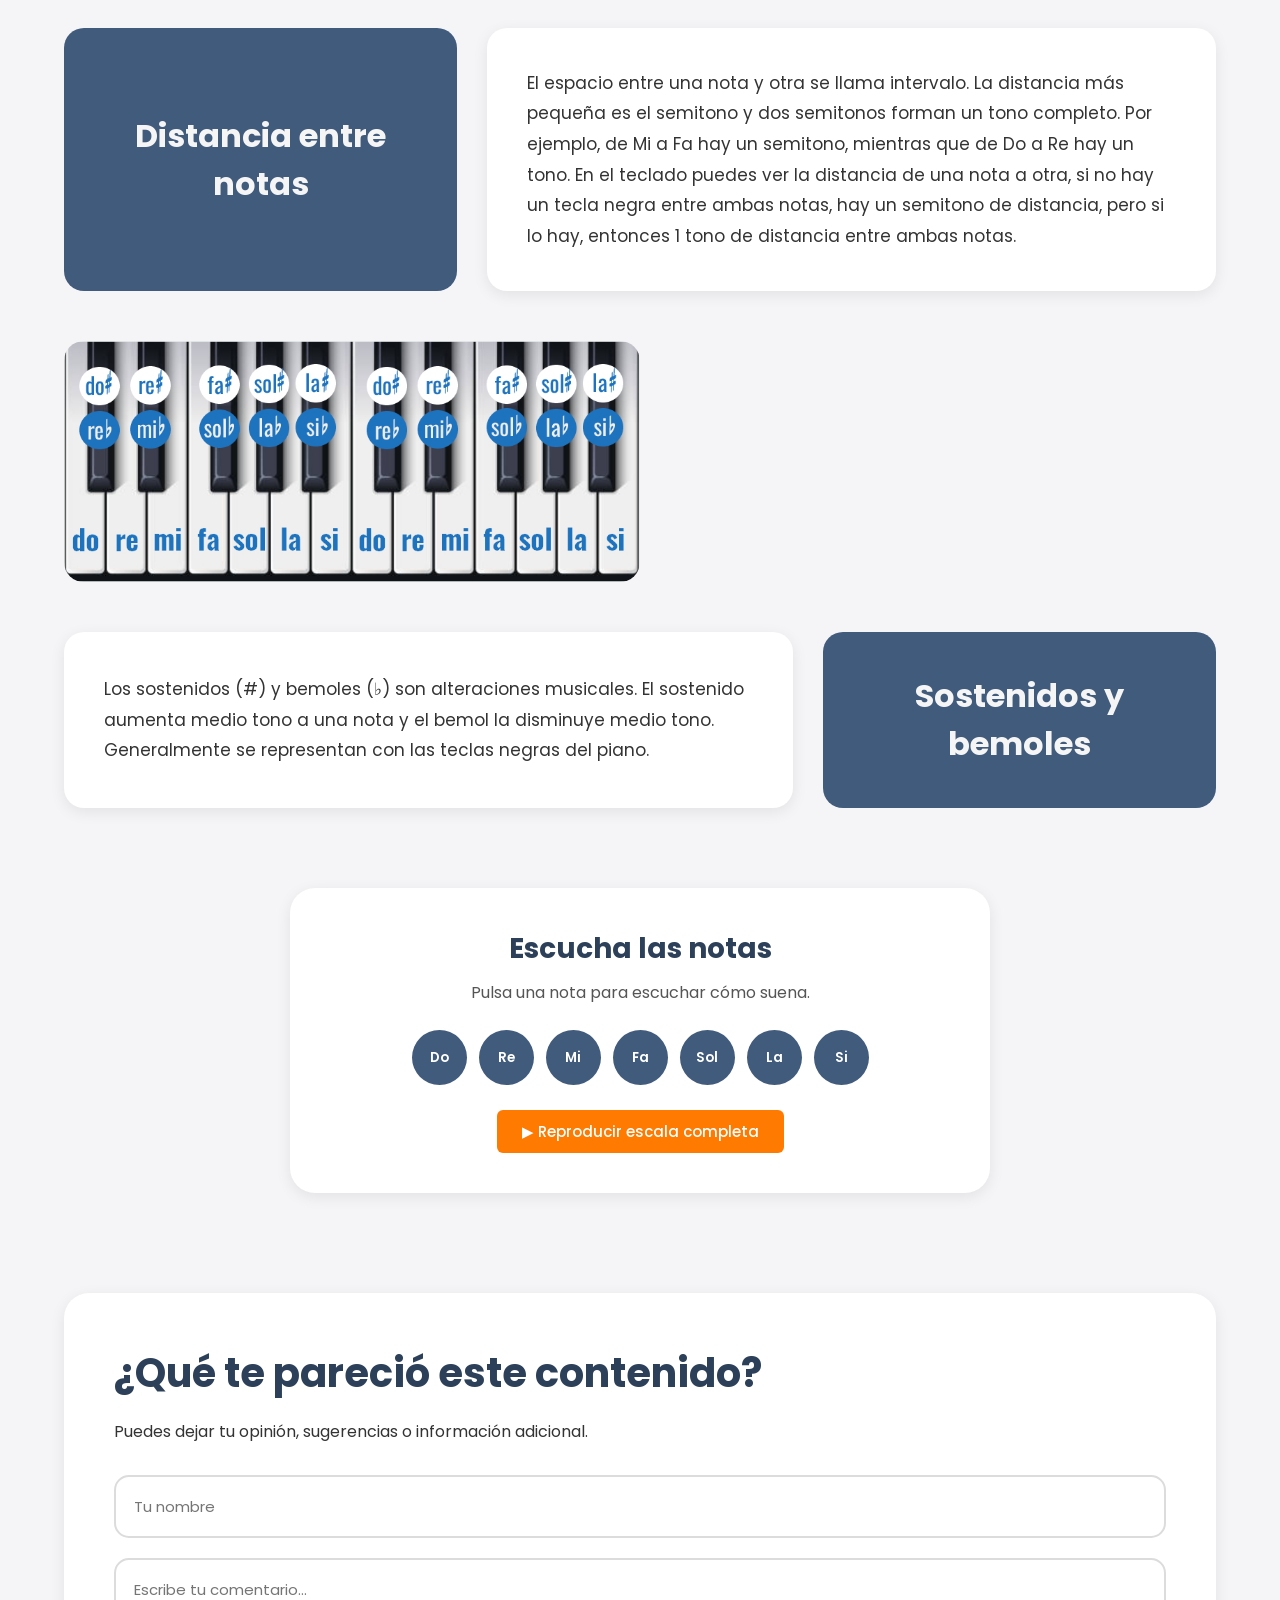
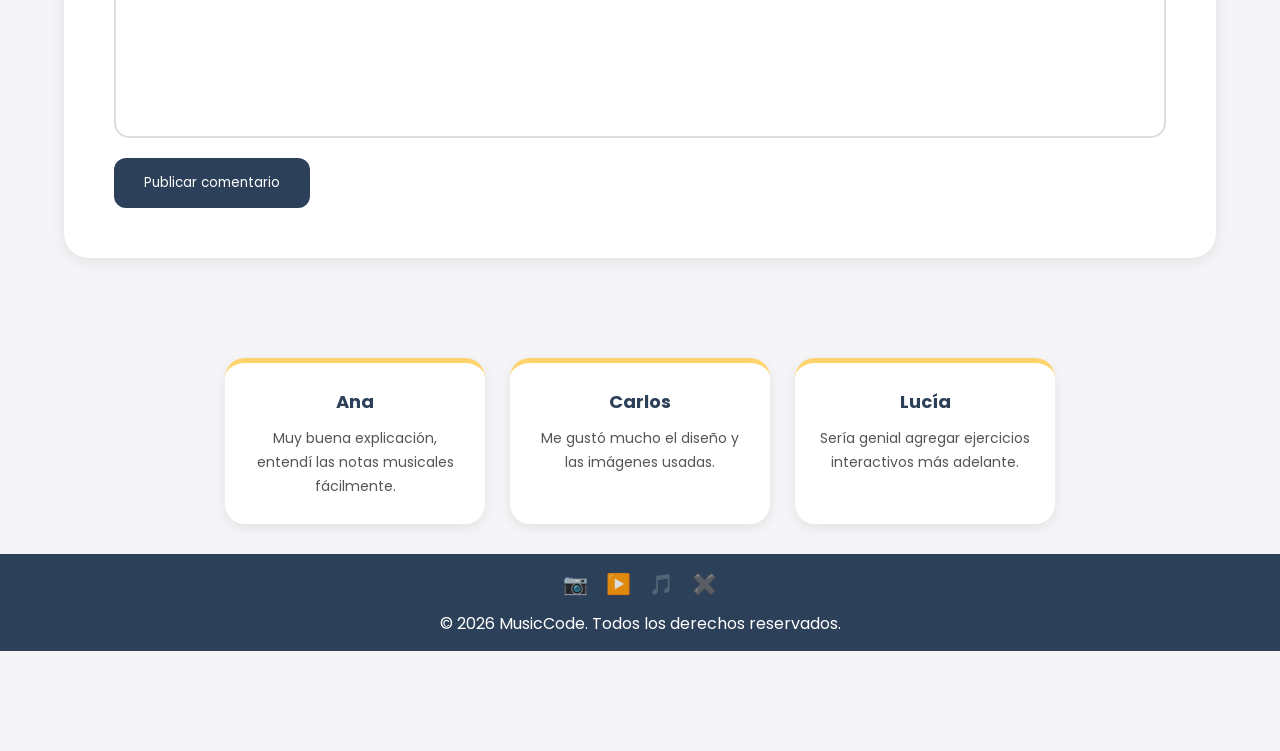
<file: subpáginas/notas.html>
<!DOCTYPE html>
<html lang="es">

<head>
    <meta charset="UTF-8">
    <meta name="viewport" content="width=device-width, initial-scale=1.0">
    <title>Notas - Music Code</title>
    <link rel="shortcut icon" href="../img/111.ico" type="x-icon">
    <link rel="stylesheet" href="../css/estiloNotas.css">
    <link rel="stylesheet" href="../css/tema.css">
    <link href="https://fonts.googleapis.com/css2?family=Poppins:wght@300;400;600&display=swap" rel="stylesheet">
    <script>if (localStorage.getItem('tema') === 'oscuro' || (!localStorage.getItem('tema') && window.matchMedia('(prefers-color-scheme: dark)').matches)) { document.documentElement.style.backgroundColor = '#121826'; }</script>
</head>

<body id="top">
    <!-- nav -->
    <nav>
        <div class="contenedor-nav">
            <div class="logo">
                <img src="../img/111.ico" alt="MusicCode">
                <span>MusicCode</span>
            </div>
            <button class="menu-toggle" aria-label="Abrir menú">☰</button>
            <div class="nav-links">
                <a href="../index.html#inicio" class="nav-link">Inicio</a>
                <a href="../index.html#cursos" class="nav-link">Cursos</a>
                <a href="../subpáginas/Suscribirse.html" class="nav-link">Suscribirse</a>
                <a href="../subpáginas/contacto.html" class="nav-link">Contáctanos</a>
            </div>
            <button class="toggle-tema" aria-label="Activar modo oscuro">🌙</button>
        </div>
    </nav>

    <!-- HERO -->

    <section class="hero">

        <div class="overlay"></div>

        <div class="hero-texto">
            <h1>Notas Musicales</h1>
        </div>

    </section>


    <!-- INFOGRAFÍA -->

    <section class="infografia">

        <!-- BLOQUE 1 -->

        <div class="bloque-info">

            <div class="subtitulo-box">
                <h2>¿Qué son las notas musicales?</h2>
            </div>

            <div class="texto-info">
                <p>
                    Las notas musicales representan sonidos y permiten escribir, leer e interpretar música de forma
                    universal. Gracias a ellas se pueden crear melodías, ritmos y canciones🎵.
                    Las notas musicales básicas son
                    <span class="nota">Do</span>,
                    <span class="nota">Re</span>,
                    <span class="nota">Mi</span>,
                    <span class="nota">Fa</span>,
                    <span class="nota">Sol</span>,
                    <span class="nota">La</span>
                    y
                    <span class="nota">Si</span>.
                    Estas notas se repiten continuamente en diferentes alturas, produciendo sonidos más graves o más
                    agudos.

                </p>
            </div>

        </div>

        <img src="../img/notas2.png" class="imagen-extra">

        <!-- BLOQUE 2 -->

        <div class="bloque-info reversa">

            <div class="subtitulo-box">
                <h2>Notas naturales</h2>
            </div>

            <div class="texto-info">
                <p>
                    Las notas naturales son aquellas que no tienen alteraciones como sostenidos o bemoles. En el piano
                    corresponden a las teclas blancas 🎹.
                </p>
            </div>

        </div>

        <img src="../img/notas3.png" class="imagen-extra">

        <!-- BLOQUE 3 -->

        <div class="bloque-info">

            <div class="subtitulo-box">
                <h2>Distancia entre notas</h2>
            </div>

            <div class="texto-info">
                <p>
                    El espacio entre una nota y otra se llama intervalo. La distancia más pequeña es el semitono y dos
                    semitonos forman un tono completo. Por ejemplo, de Mi a Fa hay un semitono, mientras que de Do a Re
                    hay un tono. En el teclado puedes ver la distancia de una nota a otra, si no hay un tecla negra
                    entre ambas notas, hay un semitono de distancia, pero si lo hay, entonces 1 tono de distancia entre
                    ambas notas.
                </p>
            </div>

        </div>

        <img src="../img/notas4.jpg" class="imagen-extra">

        <!-- BLOQUE 4 -->

        <div class="bloque-info reversa">

            <div class="subtitulo-box">
                <h2>Sostenidos y bemoles</h2>
            </div>

            <div class="texto-info">
                <p>
                    Los sostenidos (#) y bemoles (♭) son alteraciones musicales. El sostenido aumenta medio tono a una
                    nota y el bemol la disminuye medio tono. Generalmente se representan con las teclas negras del
                    piano.
                </p>
            </div>

        </div>


    </section>

    <!-- REPRODUCTOR DE EJEMPLOS -->

    <section class="reproductor">
        <h2>Escucha las notas</h2>
        <p class="reproductor-texto">Pulsa una nota para escuchar cómo suena.</p>

        <div class="notas-botones">
            <button class="btn-nota" data-nota="Do">Do</button>
            <button class="btn-nota" data-nota="Re">Re</button>
            <button class="btn-nota" data-nota="Mi">Mi</button>
            <button class="btn-nota" data-nota="Fa">Fa</button>
            <button class="btn-nota" data-nota="Sol">Sol</button>
            <button class="btn-nota" data-nota="La">La</button>
            <button class="btn-nota" data-nota="Si">Si</button>
        </div>

        <button class="btn-terciario" id="btnEscalaCompleta">▶ Reproducir escala completa</button>
    </section>

    <!-- COMENTARIOS -->

    <section class="comentarios">

        <h2>¿Qué te pareció este contenido?</h2>

        <p class="comentario-texto">
            Puedes dejar tu opinión, sugerencias o información adicional.
        </p>

        <form class="form-comentarios" id="formComentarios">

            <input type="text" placeholder="Tu nombre" id="inputNombre">
            <textarea placeholder="Escribe tu comentario..." id="inputComentario"></textarea>

            <button type="submit" id="btnPublicar">Publicar comentario</button>
        </form>

    </section>

    <div class="lista-comentarios">

        <div class="comentario-ejemplo">
            <h4>Ana</h4>
            <p>
                Muy buena explicación, entendí las notas musicales fácilmente.
            </p>
        </div>

        <div class="comentario-ejemplo">
            <h4>Carlos</h4>
            <p>
                Me gustó mucho el diseño y las imágenes usadas.
            </p>
        </div>

        <div class="comentario-ejemplo">
            <h4>Lucía</h4>
            <p>
                Sería genial agregar ejercicios interactivos más adelante.
            </p>
        </div>

    </div>

    </div>

    <footer>
        <div class="footer-social">
            <a href="#" class="social-link" aria-label="Instagram">📷</a>
            <a href="#" class="social-link" aria-label="YouTube">▶️</a>
            <a href="#" class="social-link" aria-label="TikTok">🎵</a>
            <a href="#" class="social-link" aria-label="X">✖️</a>
        </div>
        <p>&copy; 2026 MusicCode. Todos los derechos reservados.</p>
    </footer>

    <a href="#top" class="btn-arriba">
        ↑ Subir
    </a>
    <script src="../js/app.js"></script>
    <script src="../js/tema.js"></script>
    <script src="../js/comentarios.js"></script>
    <script src="../js/audio.js"></script>
    <script src="../js/reproductor.js"></script>
</body>

</html>
</file>
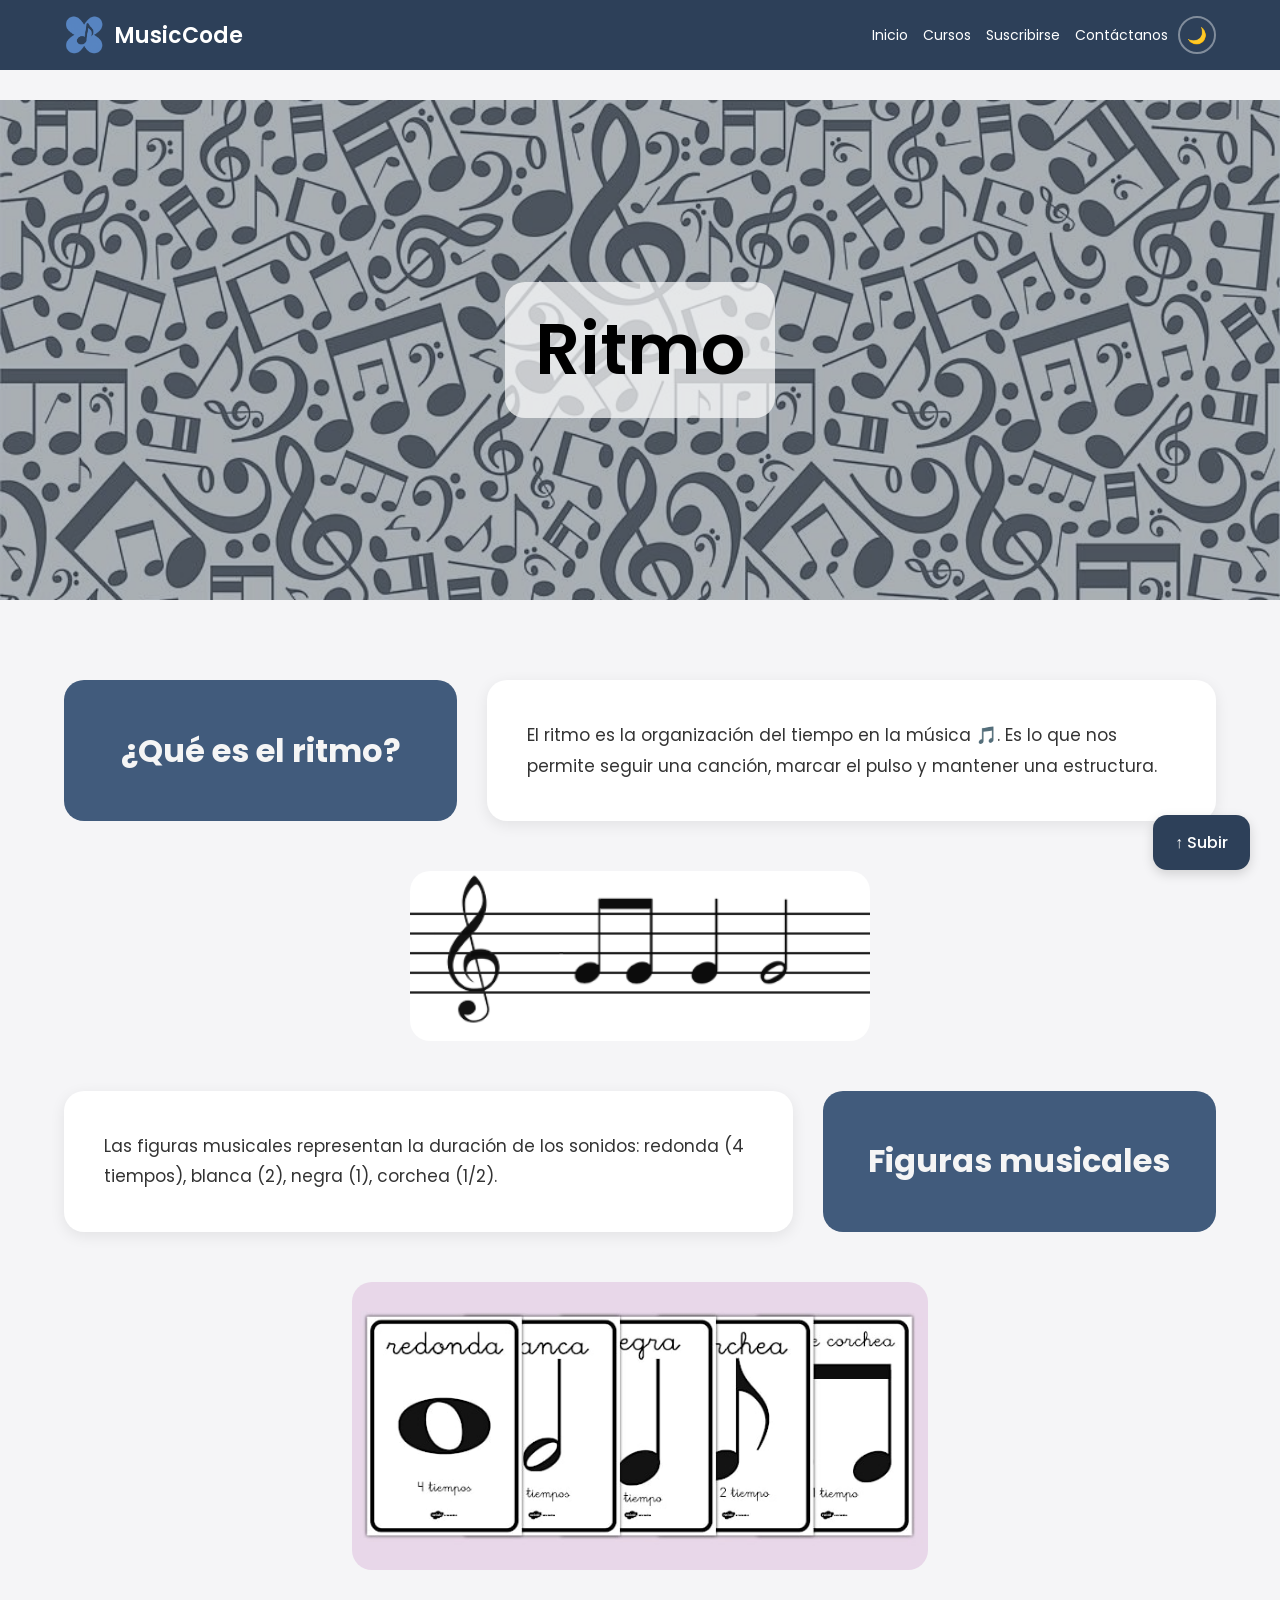
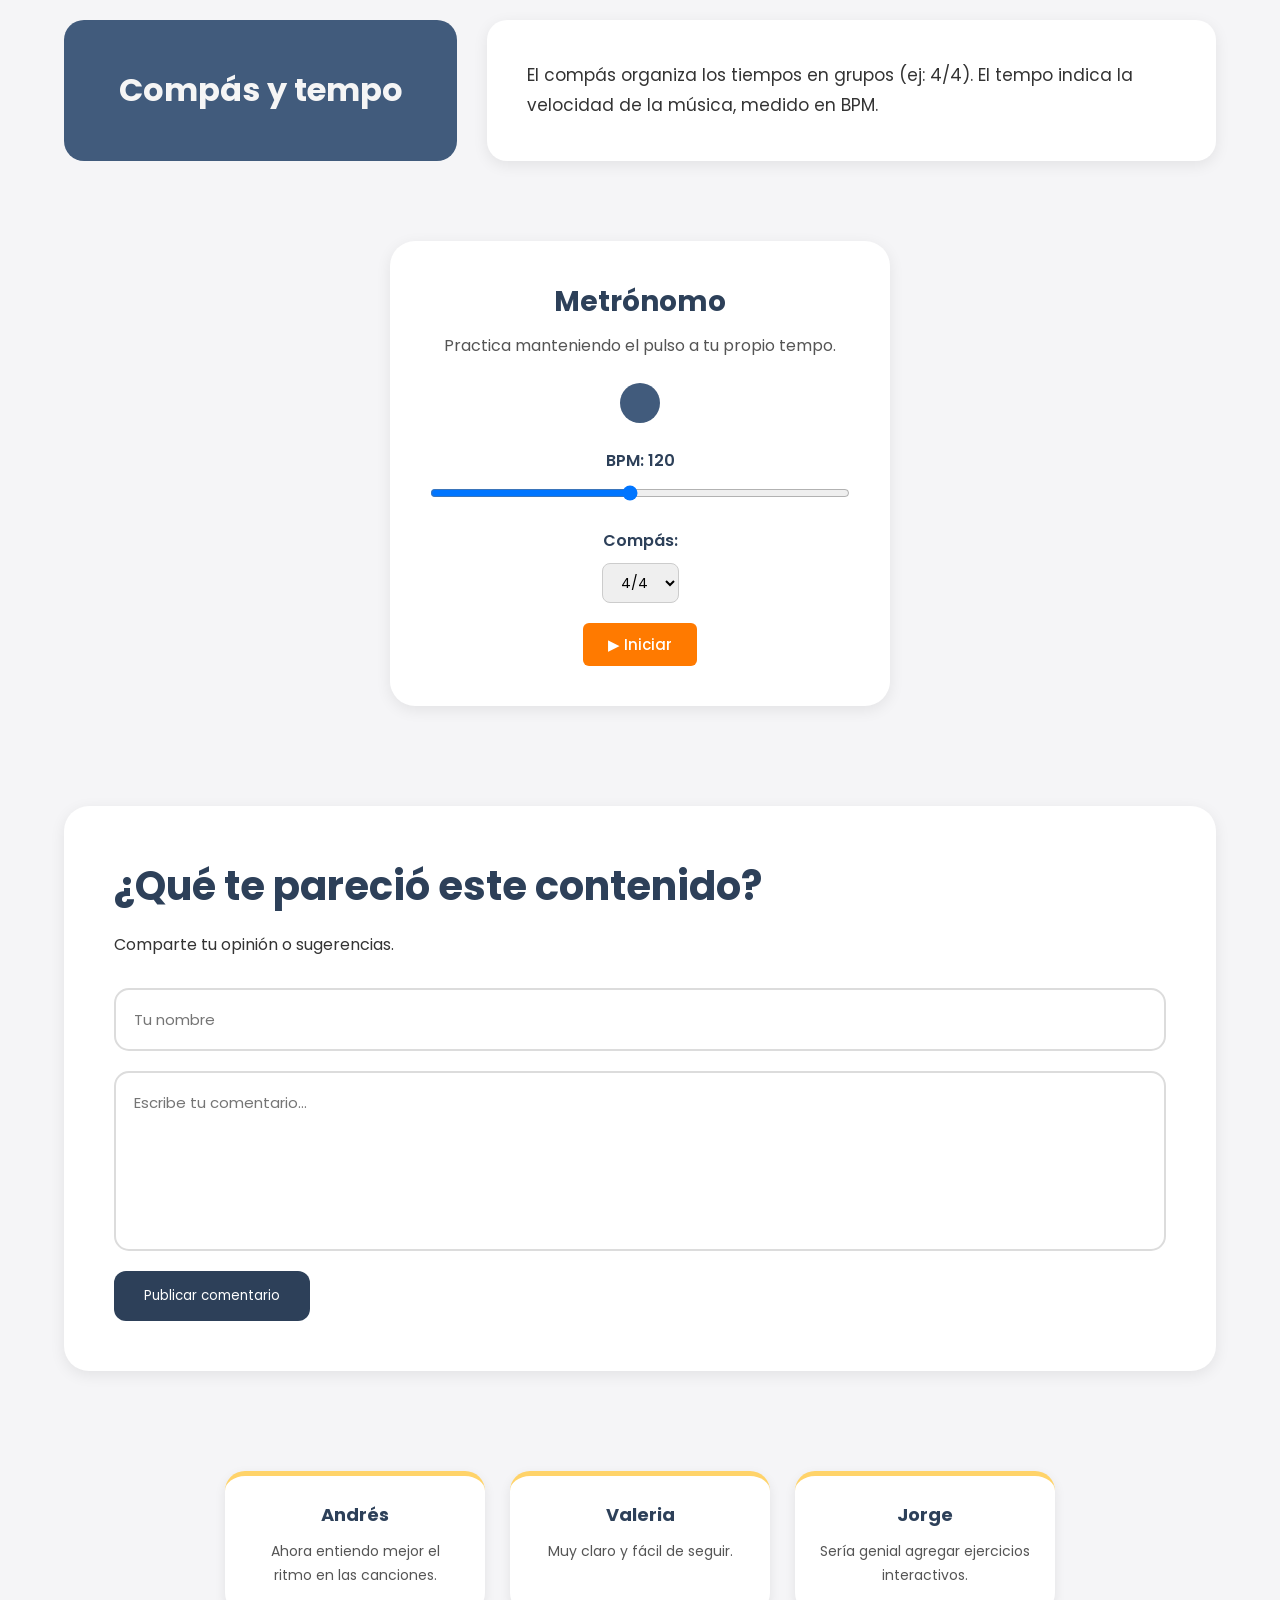
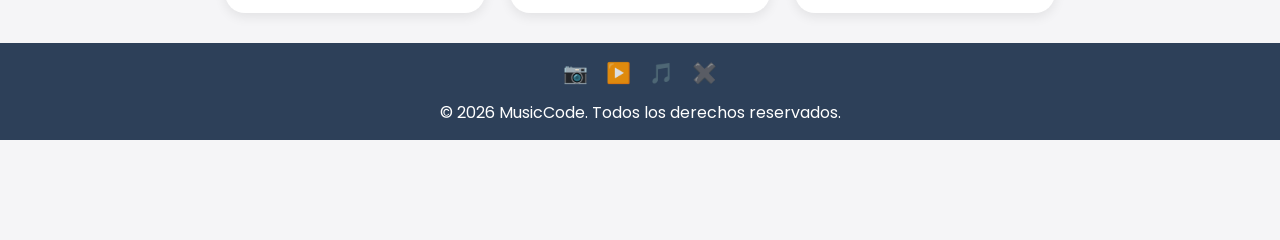
<file: subpáginas/ritmo.html>
<!DOCTYPE html>
<html lang="es">

<head>
    <meta charset="UTF-8">
    <meta name="viewport" content="width=device-width, initial-scale=1.0">
    <title>Ritmo - Music Code</title>
    <link rel="shortcut icon" href="../img/111.ico" type="x-icon">
    <link rel="stylesheet" href="../css/estiloRitmo.css">
    <link rel="stylesheet" href="../css/tema.css">
    <link href="https://fonts.googleapis.com/css2?family=Poppins:wght@300;400;600&display=swap" rel="stylesheet">
    <script>if (localStorage.getItem('tema') === 'oscuro' || (!localStorage.getItem('tema') && window.matchMedia('(prefers-color-scheme: dark)').matches)) { document.documentElement.style.backgroundColor = '#121826'; }</script>
</head>

<body>
    <!-- nav -->
    <nav>
        <div class="contenedor-nav">
            <div class="logo">
                <img src="../img/111.ico" alt="MusicCode">
                <span>MusicCode</span>
            </div>
            <button class="menu-toggle" aria-label="Abrir menú">☰</button>
            <div class="nav-links">
                <a href="../index.html#inicio" class="nav-link">Inicio</a>
                <a href="../index.html#cursos" class="nav-link">Cursos</a>
                <a href="../subpáginas/Suscribirse.html" class="nav-link">Suscribirse</a>
                <a href="../subpáginas/contacto.html" class="nav-link">Contáctanos</a>
            </div>
            <button class="toggle-tema" aria-label="Activar modo oscuro">🌙</button>
        </div>
    </nav>
    <!-- HERO -->
    <section class="hero hero-ritmo">
        <div class="overlay"></div>

        <div class="hero-texto">
            <h1>Ritmo</h1>
        </div>
    </section>

    <!-- INFOGRAFÍA -->
    <section class="infografia">

        <!-- BLOQUE 1 -->
        <div class="bloque-info">
            <div class="subtitulo-box">
                <h2>¿Qué es el ritmo?</h2>
            </div>

            <div class="texto-info">
                <p>
                    El ritmo es la organización del tiempo en la música 🎵.
                    Es lo que nos permite seguir una canción, marcar el pulso y mantener una estructura.
                </p>
            </div>
        </div>

        <img src="../img/ritmo1.png" class="imagen-extra-variable">

        <!-- BLOQUE 2 -->
        <div class="bloque-info reversa">
            <div class="subtitulo-box">
                <h2>Figuras musicales</h2>
            </div>

            <div class="texto-info">
                <p>
                    Las figuras musicales representan la duración de los sonidos:
                    redonda (4 tiempos), blanca (2), negra (1), corchea (1/2).
                </p>
            </div>
        </div>

        <img src="../img/ritmo2.jpg" class="imagen-extra">

        <!-- BLOQUE 3 -->
        <div class="bloque-info">
            <div class="subtitulo-box">
                <h2>Compás y tempo</h2>
            </div>

            <div class="texto-info">
                <p>
                    El compás organiza los tiempos en grupos (ej: 4/4).
                    El tempo indica la velocidad de la música, medido en BPM.
                </p>
            </div>
        </div>

    </section>

    <!-- METRÓNOMO -->
    <section class="metronomo-seccion">
        <h2>Metrónomo</h2>
        <p class="metronomo-texto">Practica manteniendo el pulso a tu propio tempo.</p>

        <div class="indicador-pulso" id="indicadorPulso"></div>

        <div class="bpm-control">
            <label for="bpmRango">BPM: <span id="bpmValor">120</span></label>
            <input type="range" id="bpmRango" min="40" max="208" value="120">
        </div>

        <div class="compas-control">
            <label for="compasSelect">Compás:</label>
            <select id="compasSelect">
                <option value="2">2/4</option>
                <option value="3">3/4</option>
                <option value="4" selected>4/4</option>
            </select>
        </div>

        <button class="btn-terciario" id="btnMetronomo">▶ Iniciar</button>
    </section>

    <!-- COMENTARIOS -->
    <section class="comentarios">

        <h2>¿Qué te pareció este contenido?</h2>

        <p class="comentario-texto">
            Comparte tu opinión o sugerencias.
        </p>

        <form class="form-comentarios" id="formComentarios">

            <input type="text" placeholder="Tu nombre" id="inputNombre">
            <textarea placeholder="Escribe tu comentario..." id="inputComentario"></textarea>

            <button type="submit" id="btnPublicar">Publicar comentario</button>
        </form>

    </section>

    <!-- LISTA -->
    <div class="lista-comentarios">

        <div class="comentario-ejemplo">
            <h4>Andrés</h4>
            <p>Ahora entiendo mejor el ritmo en las canciones.</p>
        </div>

        <div class="comentario-ejemplo">
            <h4>Valeria</h4>
            <p>Muy claro y fácil de seguir.</p>
        </div>

        <div class="comentario-ejemplo">
            <h4>Jorge</h4>
            <p>Sería genial agregar ejercicios interactivos.</p>
        </div>

    </div>

    <footer>
        <div class="footer-social">
            <a href="#" class="social-link" aria-label="Instagram">📷</a>
            <a href="#" class="social-link" aria-label="YouTube">▶️</a>
            <a href="#" class="social-link" aria-label="TikTok">🎵</a>
            <a href="#" class="social-link" aria-label="X">✖️</a>
        </div>
        <p>&copy; 2026 MusicCode. Todos los derechos reservados.</p>
    </footer>

    <a href="#top" class="btn-arriba">↑ Subir</a>
    <script src="../js/app.js"></script>
    <script src="../js/tema.js"></script>
    <script src="../js/comentarios.js"></script>
    <script src="../js/audio.js"></script>
    <script src="../js/metronomo.js"></script>
</body>

</html>
</file>
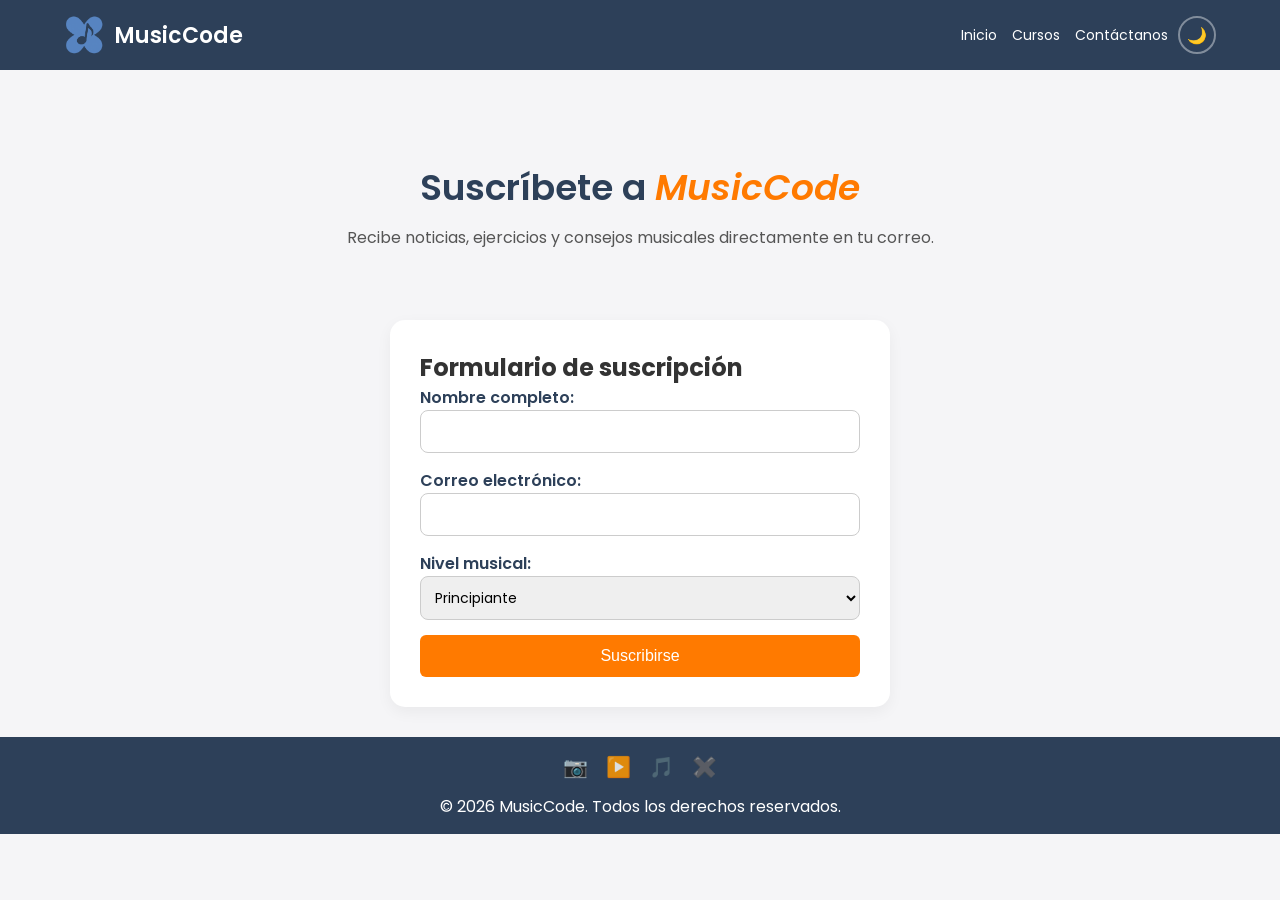
<file: subpáginas/Suscribirse.html>
<!DOCTYPE html>
<html lang="es">

<head>
    <meta charset="UTF-8">
    <meta name="viewport" content="width=device-width, initial-scale=1.0">
    <title>Suscribirse - MusicCode</title>
    <link rel="stylesheet" href="../css/estiloSuscribirme.css">
    <link rel="stylesheet" href="../css/tema.css">
    <link rel="shortcut icon" href="../img/111.ico" type="x-icon">
    <link href="https://fonts.googleapis.com/css2?family=Poppins:wght@300;400;600&display=swap" rel="stylesheet">
    <script>if (localStorage.getItem('tema') === 'oscuro' || (!localStorage.getItem('tema') && window.matchMedia('(prefers-color-scheme: dark)').matches)) { document.documentElement.style.backgroundColor = '#121826'; }</script>
</head>

<body>
    <nav>
        <div class="contenedor-nav">
            <div class="logo">
                <img src="../img/111.ico" alt="MusicCode">
                <span>MusicCode</span>
            </div>
            <button class="menu-toggle" aria-label="Abrir menú">☰</button>
            <div class="nav-links">
                <a href="../index.html#inicio" class="nav-link">Inicio</a>
                <a href="../index.html#cursos" class="nav-link">Cursos</a>
                <a href="../subpáginas/contacto.html" class="nav-link">Contáctanos</a>
            </div>
            <button class="toggle-tema" aria-label="Activar modo oscuro">🌙</button>
        </div>
    </nav>

    <header>
        <h1 class="letrasG">Suscríbete a <em>MusicCode</em></h1>
        <p>Recibe noticias, ejercicios y consejos musicales directamente en tu correo.</p>
    </header>
    <section class="tema-musical">
        <h2>Formulario de suscripción</h2>

        <form action="exito.html" class="formulario-suscripcion">
            <div class="campo">
                <label for="nombre">Nombre completo:</label>
                <input type="text" id="nombre" name="nombre" required>
            </div>

            <div class="campo">
                <label for="email">Correo electrónico:</label>
                <input type="email" id="email" name="email" required>
            </div>

            <div class="campo">
                <label for="nivel">Nivel musical:</label>
                <select id="nivel" name="nivel">
                    <option value="principiante">Principiante</option>
                    <option value="intermedio">Intermedio</option>
                    <option value="avanzado">Avanzado</option>
                </select>
            </div>

            <button type="submit" class="btn-principal">Suscribirse</button>
        </form>
    </section>

    <footer>
        <div class="footer-social">
            <a href="#" class="social-link" aria-label="Instagram">📷</a>
            <a href="#" class="social-link" aria-label="YouTube">▶️</a>
            <a href="#" class="social-link" aria-label="TikTok">🎵</a>
            <a href="#" class="social-link" aria-label="X">✖️</a>
        </div>
        <p>&copy; 2026 MusicCode. Todos los derechos reservados.</p>
    </footer>
    <script src="../js/app.js"></script>
    <script src="../js/tema.js"></script>
</body>

</html>
</file>
<file: css/estiloAcordes.css>
* {
    margin: 0;
    padding: 0;
    box-sizing: border-box;
}
.menu-toggle {
    display: none; /* Oculto en escritorio */
    background: none;
    border: none;
    color: white;
    font-size: 28px;
    cursor: pointer;
}
/* GENERAL */
body {
    background-color: #f5f5f7;
    color: #333;
    font-family: 'Poppins', sans-serif;
    padding-top: 100px;
    padding-bottom: 100px;
}

/* Nav */
nav {
    background-color: #2d4059;
    position: fixed;
    top: 0;
    width: 100%;
    z-index: 1000;
    padding: 15px 0;
}

.contenedor-nav {
    display: flex;
    justify-content: space-between;
    align-items: center;
    width: 90%;
    margin: auto;
}

.logo {
    display: flex;
    align-items: center;
    gap: 10px;
}

.logo img {
    width: 40px;
}

.logo span {
    color: white;
    font-size: 22px;
    font-weight: 600;
}

.nav-links {
    display: flex;
    gap: 15px;
}

.nav-link {
    color: #fff;
    text-decoration: none;
    font-size: 14px;
    transition: 0.3s;
}

.nav-link:hover {
    color: #ffd369;
}

/* HERO */

.hero {
    position: relative;
    height: 500px;
    background-image: url('../img/notas.jpg');
    background-size: cover;
    background-position: center;
    display: flex;
    justify-content: center;
    align-items: center;
}

.overlay {
    position: absolute;
    width: 100%;
    height: 100%;
    background-color: #2d405965;
}

.hero-texto {
    position: relative;
    z-index: 2;
}

.hero-texto h1 {
    color: #000000;
    font-size: 70px;
    font-weight: 600;
    text-align: center;

    background-color: rgba(255, 255, 255, 0.699);
    padding: 15px 30px;
    border-radius: 20px;

    display: inline-block;
}

/* INFOGRAFÍA */

.infografia {
    width: 90%;
    margin: 80px auto;
    display: flex;
    flex-direction: column;
    gap: 50px;
}

.bloque-info {
    display: flex;
    align-items: stretch;
    gap: 30px;
}

.reversa {
    flex-direction: row-reverse;
}

.subtitulo-box {
    width: 35%;
    background-color: #415b7c;
    color: rgb(245, 245, 245);
    border-radius: 20px;
    padding: 40px;
    display: flex;
    justify-content: center;
    align-items: center;
}

.subtitulo-box h2 {
    font-size: 32px;
    text-align: center;
}

.texto-info {
    width: 65%;
    background-color: white;
    padding: 40px;
    border-radius: 20px;
    box-shadow: 0px 4px 15px rgba(0, 0, 0, 0.08);
    display: flex;
    align-items: center;
}

.texto-info p {
    line-height: 1.8;
    font-size: 17px;
}

/* RESPONSIVE */

@media(max-width: 900px) {

    .bloque-info {
        flex-direction: column;
    }

    .reversa {
        flex-direction: column;
    }

    .subtitulo-box,
    .texto-info {
        width: 100%;
    }

    .hero-texto h1 {
        font-size: 45px;
    }

}
@media (max-width: 768px) {
    .menu-toggle {
        display: block;
    }
    .nav-links {
        display: none;
        flex-direction: column;
        width: 100%;
        background-color: #2d4059;
        position: absolute;
        top: 70px;
        left: 0;
        padding: 20px;
        text-align: center;
    }
    .nav-links.active {
        display: flex;
    }
}

.imagen-extra {
    width: 50%;
    border-radius: 20px;
    display: block;
    margin: auto;
}

.imagen-extra-variable {
    width: 40%;
    border-radius: 20px;
    display: block;
    margin: auto;
}

.nota {
    color: #2d4059;
    font-weight: 600;
}

/* COMENTARIOS */

.comentarios{
    width: 90%;
    margin: 100px auto;
    background-color: white;
    padding: 50px;
    border-radius: 25px;
    box-shadow: 0px 4px 15px rgba(0,0,0,0.08);
}

.comentarios h2{
    font-size: 40px;
    color: #2d4059;
    margin-bottom: 15px;
}

.comentario-texto{
    margin-bottom: 30px;
    line-height: 1.7;
}

.form-comentarios{
    display: flex;
    flex-direction: column;
    gap: 20px;
}

.form-comentarios input,
.form-comentarios textarea{
    width: 100%;
    padding: 18px;
    border: 2px solid #dcdcdc;
    border-radius: 15px;
    font-family: 'Poppins', sans-serif;
    font-size: 15px;
}

.form-comentarios textarea{
    height: 180px;
    resize: none;
}

.form-comentarios input:focus,
.form-comentarios textarea:focus{
    outline: none;
    border-color: #ffd369;
}

.form-comentarios button{
    width: fit-content;
    padding: 15px 30px;
    background-color: #2d4059;
    color: white;
    border: none;
    border-radius: 12px;
    cursor: pointer;
    transition: 0.3s;
    font-family: 'Poppins', sans-serif;
}

.form-comentarios button:hover{
    background-color: #ffd369;
    color: #2d4059;
    transform: translateY(-3px);
}

/* LISTA DE COMENTARIOS */

.lista-comentarios{
    margin-top: 40px;
    display: flex;
    justify-content: center;
    gap: 25px;
    flex-wrap: wrap;
}

/* CUADRO DEL COMENTARIO */

.comentario-ejemplo{
    width: 260px;
    background-color: white;
    padding: 25px;
    border-radius: 20px;
    box-shadow: 0px 4px 12px rgba(0,0,0,0.08);
    text-align: center;
    transition: 0.3s;
    border-top: 5px solid #ffd369;
}

.comentario-ejemplo:hover{
    transform: translateY(-5px);
}

/* NOMBRE */

.comentario-ejemplo h4{
    color: #2d4059;
    margin-bottom: 12px;
    font-size: 18px;
}

/* TEXTO */

.comentario-ejemplo p{
    font-size: 14px;
    line-height: 1.7;
    color: #555;
}

/* BOTÓN VOLVER ARRIBA */

.btn-arriba{
    position: fixed;
    bottom: 30px;
    right: 30px;

    background-color: #2d4059;
    color: white;

    padding: 15px 22px;

    border-radius: 14px;

    text-decoration: none;

    font-weight: 500;

    box-shadow: 0px 4px 12px rgba(0,0,0,0.15);

    transition: 0.3s;

    z-index: 1000;
}

.btn-arriba:hover{
    background-color: #ffd369;
    color: #2d4059;

    transform: translateY(-4px);
}

/* FOOTER */
footer {
    background-color: #2d4059;
    color: white;
    text-align: center;
    padding: 15px;
    margin-top: 30px;
}

/* TABLA DE ACORDES */
.tabla-acordes-seccion {
    width: 90%;
    max-width: 800px;
    margin: 60px auto;
    background-color: white;
    padding: 40px;
    border-radius: 25px;
    box-shadow: 0px 4px 15px rgba(0, 0, 0, 0.08);
    text-align: center;
}

.tabla-acordes-seccion h2 {
    color: #2d4059;
    font-size: 28px;
    margin-bottom: 10px;
}

.tabla-acordes-texto {
    color: #555;
    margin-bottom: 25px;
}

.contenedor-tabla {
    overflow-x: auto;
}

.tabla-acordes {
    width: 100%;
    border-collapse: collapse;
}

.tabla-acordes th,
.tabla-acordes td {
    padding: 14px;
    text-align: center;
    border-bottom: 1px solid #e5e5e5;
}

.tabla-acordes th {
    background-color: #2d4059;
    color: white;
}

.tabla-acordes tr:nth-child(even) td {
    background-color: #f5f5f7;
}

.btn-escuchar {
    background-color: #ff7a00;
    color: white;
    border: none;
    width: 36px;
    height: 36px;
    border-radius: 50%;
    cursor: pointer;
    font-size: 16px;
    transition: 0.2s;
}

.btn-escuchar:hover {
    background-color: #e56700;
    transform: scale(1.1);
}
</file>
<file: css/tema.css>
/* Modo oscuro compartido por todas las páginas.
   Se apoya en las clases comunes que ya existen en cada hoja de estilo. */

.toggle-tema {
    background: none;
    border: 2px solid rgba(255, 255, 255, 0.4);
    color: #fff;
    font-size: 16px;
    width: 38px;
    height: 38px;
    border-radius: 50%;
    cursor: pointer;
    display: flex;
    align-items: center;
    justify-content: center;
    transition: 0.3s;
    margin-left: 10px;
}

.toggle-tema:hover {
    background-color: rgba(255, 255, 255, 0.15);
}

/* Empuja el menú (o el botón hamburguesa en móvil) hacia la derecha,
   para que el botón de tema quede pegado justo después de los enlaces */
.contenedor-nav {
    justify-content: flex-start;
}

.nav-links,
.menu-toggle {
    margin-left: auto;
}

/* Redes sociales del footer (cuentas ficticias de ejemplo) */
.footer-social {
    display: flex;
    justify-content: center;
    gap: 18px;
    margin-bottom: 12px;
}

.social-link {
    color: #fff;
    text-decoration: none;
    font-size: 20px;
    opacity: 0.85;
    transition: 0.3s;
    display: inline-block;
}

.social-link:hover {
    opacity: 1;
    transform: translateY(-3px);
}

body.dark-mode {
    background-color: #121826;
    color: #e4e6eb;
}

body.dark-mode,
body.dark-mode * {
    transition: background-color 0.3s, color 0.3s, border-color 0.3s;
}

body.dark-mode nav {
    background-color: #0d1320;
}

body.dark-mode .tema-musical,
body.dark-mode .card,
body.dark-mode .comentarios,
body.dark-mode .comentario-ejemplo,
body.dark-mode .texto-info,
body.dark-mode .form-comentarios,
body.dark-mode .mensaje-exito,
body.dark-mode .contenedor-tabla,
body.dark-mode table,
body.dark-mode .reproductor,
body.dark-mode .escalas-interactivas,
body.dark-mode .metronomo-seccion,
body.dark-mode .tabla-acordes-seccion {
    background-color: #1b2233;
    color: #e4e6eb;
    box-shadow: 0 5px 15px rgba(0, 0, 0, 0.35);
}

body.dark-mode .reproductor h2,
body.dark-mode .escalas-interactivas h2,
body.dark-mode .metronomo-seccion h2,
body.dark-mode .tabla-acordes-seccion h2 {
    color: #ffd369;
}

body.dark-mode .reproductor-texto,
body.dark-mode .escalas-texto,
body.dark-mode .metronomo-texto,
body.dark-mode .tabla-acordes-texto {
    color: #b8bdc9;
}

body.dark-mode .campo-escala label,
body.dark-mode .bpm-control label,
body.dark-mode .compas-control label,
body.dark-mode .campo-intervalo label {
    color: #ffd369;
}

body.dark-mode .campo-escala select,
body.dark-mode .compas-control select,
body.dark-mode .campo-intervalo select {
    background-color: #232c42;
    color: #e4e6eb;
    border-color: #3a445e;
}

body.dark-mode .resultado-intervalo,
body.dark-mode .resultado-juego {
    color: #ffd369;
}

body.dark-mode .puntaje-juego {
    color: #b8bdc9;
}

body.dark-mode .subtitulo-box {
    background-color: #2a3550;
}

body.dark-mode .card {
    background-color: #1e2a44;
}

body.dark-mode .card h3 {
    color: #ffd369;
}

body.dark-mode .card p {
    color: #b8bdc9;
}

body.dark-mode .comentarios h2,
body.dark-mode .tema-musical h2,
body.dark-mode .campo label,
body.dark-mode .letrasG,
body.dark-mode .mensaje-exito h1 {
    color: #ffd369;
}

body.dark-mode .mensaje-exito p {
    color: #b8bdc9;
}

body.dark-mode .comentario-ejemplo h4 {
    color: #ffd369;
}

body.dark-mode .comentario-ejemplo p,
body.dark-mode header p,
body.dark-mode .comentario-texto {
    color: #b8bdc9;
}

body.dark-mode .form-comentarios input,
body.dark-mode .form-comentarios textarea,
body.dark-mode .campo input,
body.dark-mode .campo select,
body.dark-mode .campo textarea {
    background-color: #232c42;
    color: #e4e6eb;
    border-color: #3a445e;
}

body.dark-mode th,
body.dark-mode td {
    border-color: #3a445e;
}

body.dark-mode tr:nth-child(even) td {
    background-color: #202a41;
}

body.dark-mode footer {
    background-color: #0d1320;
}

body.dark-mode .btn-arriba {
    background-color: #ffd369;
    color: #121826;
}

body.dark-mode .btn-arriba:hover {
    background-color: #ff7a00;
    color: #fff;
}

body.dark-mode .nota {
    color: #ffd369;
}

body.dark-mode .redes-sociales h2 {
    color: #ffd369;
}

body.dark-mode .red-social {
    background-color: #1b2233;
    color: #e4e6eb;
}

body.dark-mode .mensaje-confirmacion {
    color: #ffd369;
}
</file>
<file: css/estiloContacto.css>
/* RESET */
* {
    margin: 0;
    padding: 0;
    box-sizing: border-box;
}
.menu-toggle {
    display: none; /* Oculto en escritorio */
    background: none;
    border: none;
    color: white;
    font-size: 28px;
    cursor: pointer;
}
/* GENERAL */
body {
    background-color: #f5f5f7;
    color: #333;
    font-family: 'Poppins', sans-serif;
    padding-top: 100px;
}

/* NAVBAR (igual que las demás páginas) */
nav {
    background-color: #2d4059;
    position: fixed;
    top: 0;
    width: 100%;
    z-index: 1000;
    padding: 15px 0;
}

.contenedor-nav {
    display: flex;
    justify-content: space-between;
    align-items: center;
    width: 90%;
    margin: auto;
}

.logo {
    display: flex;
    align-items: center;
    gap: 10px;
}

.logo img {
    width: 40px;
}

.logo span {
    color: white;
    font-size: 22px;
    font-weight: 600;
}

.nav-links {
    display: flex;
    gap: 15px;
}

.nav-link {
    color: #fff;
    text-decoration: none;
    font-size: 14px;
}

.nav-link:hover {
    color: #ffd369;
}

/* HEADER */
header {
    text-align: center;
    padding: 60px 20px 40px;
}

.letrasG {
    font-size: 36px;
    font-weight: 600;
    color: #2d4059;
}

header p {
    margin-top: 10px;
    color: #555;
}

/* CONTENEDOR FORM */
.tema-musical {
    background: #fff;
    border-radius: 15px;
    padding: 30px;
    margin: 30px auto;
    max-width: 500px;
    box-shadow: 0 5px 15px rgba(0,0,0,0.05);
}

.tema-musical h2 {
    color: #2d4059;
    margin-bottom: 20px;
    text-align: center;
}

/* FORM */
.formulario-contacto {
    display: flex;
    flex-direction: column;
    gap: 15px;
}

/* CAMPOS */
.campo label {
    font-weight: 600;
    color: #2d4059;
    display: block;
    margin-bottom: 5px;
}

.campo input,
.campo textarea {
    width: 100%;
    padding: 10px;
    border: 1px solid #ccc;
    border-radius: 8px;
    font-family: inherit;
    font-size: 14px;
}

.campo textarea {
    height: 120px;
    resize: none;
}

.campo input:focus,
.campo textarea:focus {
    outline: none;
    border-color: #ff7a00;
    box-shadow: 0 0 0 3px rgba(255,122,0,0.2);
}

/* BOTÓN */
.btn-principal {
    background-color: #ff7a00;
    color: white;
    padding: 12px;
    border: none;
    border-radius: 6px;
    font-size: 16px;
    cursor: pointer;
    transition: 0.3s;
}

.btn-principal:hover {
    background-color: #e56700;
}

/* CONFIRMACIÓN */
.mensaje-confirmacion {
    text-align: center;
    padding: 20px;
    color: #2d4059;
    font-weight: 600;
}

/* REDES SOCIALES */
.redes-sociales {
    text-align: center;
    margin: 40px auto;
    max-width: 500px;
}

.redes-sociales h2 {
    color: #2d4059;
    margin-bottom: 20px;
}

.redes-lista {
    display: flex;
    flex-direction: column;
    gap: 12px;
}

.red-social {
    background: #fff;
    padding: 14px 20px;
    border-radius: 10px;
    box-shadow: 0 5px 15px rgba(0,0,0,0.05);
    text-decoration: none;
    color: #333;
    font-weight: 500;
    transition: 0.3s;
}

.red-social:hover {
    transform: translateY(-3px);
    color: #ff7a00;
}

/* FOOTER */
footer {
    background-color: #2d4059;
    color: white;
    text-align: center;
    padding: 15px;
    margin-top: 30px;
}
@media (max-width: 768px) {
    .menu-toggle {
        display: block;
    }
    .nav-links {
        display: none;
        flex-direction: column;
        width: 100%;
        background-color: #2d4059;
        position: absolute;
        top: 70px;
        left: 0;
        padding: 20px;
        text-align: center;
    }
    .nav-links.active {
        display: flex;
    }
}
</file>
<file: css/estiloEscalas.css>
/* RESET */
* {
    margin: 0;
    padding: 0;
    box-sizing: border-box;
}
.menu-toggle {
    display: none; /* Oculto en escritorio */
    background: none;
    border: none;
    color: white;
    font-size: 28px;
    cursor: pointer;
}
/* GENERAL */
body {
    background-color: #f5f5f7;
    color: #333;
    font-family: 'Poppins', sans-serif;
    padding-top: 100px;
    padding-bottom: 100px;
}

/* NAV */
nav {
    background-color: #2d4059;
    position: fixed;
    top: 0;
    width: 100%;
    z-index: 1000;
    padding: 15px 0;
}

.contenedor-nav {
    display: flex;
    justify-content: space-between;
    align-items: center;
    width: 90%;
    margin: auto;
}

.logo {
    display: flex;
    align-items: center;
    gap: 10px;
}

.logo img {
    width: 40px;
}

.logo span {
    color: white;
    font-size: 22px;
    font-weight: 600;
}

.nav-links {
    display: flex;
    gap: 15px;
}

.nav-link {
    color: #fff;
    text-decoration: none;
    font-size: 14px;
    transition: 0.3s;
}

.nav-link:hover {
    color: #ffd369;
}

/* Hero nivel general */
.hero {
    position: relative;
    height: 500px;
    background-image: url('../img/notas.jpg');
    background-size: cover;
    background-position: center;
    display: flex;
    justify-content: center;
    align-items: center;
}

.hero-escala {
    background-image: url('../img/notas.jpg');
}

.overlay {
    position: absolute;
    width: 100%;
    height: 100%;
    background-color: #2d405965;
}

.hero-texto {
    position: relative;
    z-index: 2;
}

.hero-texto h1 {
    color: #000;
    font-size: 70px;
    font-weight: 600;
    text-align: center;

    background-color: rgba(255, 255, 255, 0.7);
    padding: 15px 30px;
    border-radius: 20px;

    display: inline-block;
}

/* Infografía */
.infografia {
    width: 90%;
    margin: 80px auto;
    display: flex;
    flex-direction: column;
    gap: 50px;
}

.bloque-info {
    display: flex;
    align-items: stretch;
    gap: 30px;
}

.reversa {
    flex-direction: row-reverse;
}

.subtitulo-box {
    width: 35%;
    background-color: #415b7c;
    color: #fff;
    border-radius: 20px;
    padding: 40px;
    display: flex;
    justify-content: center;
    align-items: center;
}

.subtitulo-box h2 {
    font-size: 32px;
    text-align: center;
}

.texto-info {
    width: 65%;
    background-color: white;
    padding: 40px;
    border-radius: 20px;
    box-shadow: 0px 4px 15px rgba(0, 0, 0, 0.08);
    display: flex;
    align-items: center;
}

.texto-info p {
    line-height: 1.8;
    font-size: 17px;
}

/* Imágenes */
.imagen-extra {
    width: 50%;
    border-radius: 20px;
    display: block;
    margin: auto;
}

.imagen-extra-variable {
    width: 50%;
    border-radius: 20px;
    display: block;
    margin: auto;
}

/* TEXTO DESTACADO */
.nota {
    color: #2d4059;
    font-weight: 600;
}

/* COMENTARIOS */
.comentarios {
    width: 90%;
    margin: 100px auto;
    background-color: white;
    padding: 50px;
    border-radius: 25px;
    box-shadow: 0px 4px 15px rgba(0,0,0,0.08);
}

.comentarios h2 {
    font-size: 40px;
    color: #2d4059;
    margin-bottom: 15px;
}

.comentario-texto {
    margin-bottom: 30px;
    line-height: 1.7;
}

/* FORM */
.form-comentarios {
    display: flex;
    flex-direction: column;
    gap: 20px;
}

.form-comentarios input,
.form-comentarios textarea {
    width: 100%;
    padding: 18px;
    border: 2px solid #dcdcdc;
    border-radius: 15px;
    font-family: 'Poppins', sans-serif;
    font-size: 15px;
}

.form-comentarios textarea {
    height: 180px;
    resize: none;
}

.form-comentarios input:focus,
.form-comentarios textarea:focus {
    outline: none;
    border-color: #ffd369;
}

.form-comentarios button {
    width: fit-content;
    padding: 15px 30px;
    background-color: #2d4059;
    color: white;
    border: none;
    border-radius: 12px;
    cursor: pointer;
    transition: 0.3s;
}

.form-comentarios button:hover {
    background-color: #ffd369;
    color: #2d4059;
    transform: translateY(-3px);
}

/* LISTA DE COMENTARIOS */
.lista-comentarios {
    margin-top: 40px;
    display: flex;
    justify-content: center;
    gap: 25px;
    flex-wrap: wrap;
}

.comentario-ejemplo {
    width: 260px;
    background-color: white;
    padding: 25px;
    border-radius: 20px;
    box-shadow: 0px 4px 12px rgba(0,0,0,0.08);
    text-align: center;
    transition: 0.3s;
    border-top: 5px solid #ffd369;
}

.comentario-ejemplo:hover {
    transform: translateY(-5px);
}

.comentario-ejemplo h4 {
    color: #2d4059;
    margin-bottom: 12px;
}

.comentario-ejemplo p {
    font-size: 14px;
    line-height: 1.7;
    color: #555;
}

/* BOTÓN SUBIR */
.btn-arriba {
    position: fixed;
    bottom: 30px;
    right: 30px;
    background-color: #2d4059;
    color: white;
    padding: 15px 22px;
    border-radius: 14px;
    text-decoration: none;
    font-weight: 500;
    box-shadow: 0px 4px 12px rgba(0,0,0,0.15);
    transition: 0.3s;
}

.btn-arriba:hover {
    background-color: #ffd369;
    color: #2d4059;
    transform: translateY(-4px);
}

.btn-terciario {
    background-color: #ff7a00;
    color: white;
    padding: 10px 25px;
    border: none;
    border-radius: 6px;
    font-family: 'Poppins', sans-serif;
    font-size: 15px;
    font-weight: 500;
    cursor: pointer;
    transition: 0.3s;
}

.btn-terciario:hover {
    background-color: #e56700;
}

.btn-terciario:active {
    transform: scale(0.95);
}

/* FOOTER */
footer {
    background-color: #2d4059;
    color: white;
    text-align: center;
    padding: 15px;
    margin-top: 30px;
}

/* ESCALAS INTERACTIVAS */
.escalas-interactivas {
    width: 90%;
    max-width: 700px;
    margin: 60px auto;
    background-color: white;
    padding: 40px;
    border-radius: 25px;
    box-shadow: 0px 4px 15px rgba(0, 0, 0, 0.08);
    text-align: center;
}

.escalas-interactivas h2 {
    color: #2d4059;
    font-size: 28px;
    margin-bottom: 10px;
}

.escalas-texto {
    color: #555;
    margin-bottom: 25px;
}

.controles-escala {
    display: flex;
    flex-wrap: wrap;
    justify-content: center;
    align-items: flex-end;
    gap: 20px;
    margin-bottom: 25px;
}

.campo-escala {
    display: flex;
    flex-direction: column;
    gap: 6px;
    text-align: left;
}

.campo-escala label {
    font-weight: 600;
    color: #2d4059;
    font-size: 14px;
}

.campo-escala select {
    padding: 10px;
    border: 1px solid #ccc;
    border-radius: 8px;
    font-family: 'Poppins', sans-serif;
    font-size: 14px;
}

.resultado-escala {
    display: flex;
    flex-wrap: wrap;
    justify-content: center;
    gap: 12px;
    margin-bottom: 25px;
    min-height: 30px;
}

.resultado-escala .nota {
    background-color: #415b7c;
    color: white;
    padding: 8px 16px;
    border-radius: 20px;
    font-weight: 600;
}

/* RESPONSIVE */
@media(max-width: 900px) {
    .bloque-info {
        flex-direction: column;
    }

    .reversa {
        flex-direction: column;
    }

    .subtitulo-box,
    .texto-info {
        width: 100%;
    }

    .hero-texto h1 {
        font-size: 45px;
    }
}
@media (max-width: 768px) {
    .menu-toggle {
        display: block;
    }
    .nav-links {
        display: none;
        flex-direction: column;
        width: 100%;
        background-color: #2d4059;
        position: absolute;
        top: 70px;
        left: 0;
        padding: 20px;
        text-align: center;
    }
    .nav-links.active {
        display: flex;
    }
}
</file>
<file: css/estiloExito.css>
*{
    margin: 0;
    padding: 0;
    box-sizing: border-box;
}
.menu-toggle {
    display: none; /* Oculto en escritorio */
    background: none;
    border: none;
    color: white;
    font-size: 28px;
    cursor: pointer;
}
/* GENERAL */
body {
    background-color: #f5f5f7;
    color: #333;
    font-family: 'Poppins', sans-serif;
    padding-top: 100px;
}
.mensaje-exito {
    height: 80vh;
    display: flex;
    flex-direction: column;
    justify-content: center;
    align-items: center;
    text-align: center;
}

.mensaje-exito h1 {
    font-size: 32px;
    color: #2d4059;
    margin-bottom: 10px;
}

.mensaje-exito p {
    color: #555;
    margin-bottom: 20px;
}
nav {
    background-color: #2d4059;
    position: fixed;
    top: 0;
    width: 100%;
    z-index: 1000;
    padding: 15px 0;
}

.contenedor-nav {
    display: flex;
    justify-content: space-between;
    align-items: center;
    width: 90%;
    margin: auto;
}

.logo {
    display: flex;
    align-items: center;
    gap: 10px;
}

.logo img {
    width: 40px;
}

.logo span {
    color: white;
    font-size: 22px;
    font-weight: 600;
}
.btn-terciario {
    background-color: #ff7a00;
    color: white;
    padding: 12px 25px;
    border-radius: 6px;
    text-decoration: none;
    font-weight: 500;
    transition: 0.3s;
}

.btn-terciario:hover {
    background-color: #e56700;
}
@media (max-width: 768px) {
    .menu-toggle {
        display: block;
    }
    .nav-links {
        display: none;
        flex-direction: column;
        width: 100%;
        background-color: #2d4059;
        position: absolute;
        top: 70px;
        left: 0;
        padding: 20px;
        text-align: center;
    }
    .nav-links.active {
        display: flex;
    }
}
</file>
<file: css/estiloIntervalos.css>
* {
    margin: 0;
    padding: 0;
    box-sizing: border-box;
}
.menu-toggle {
    display: none; /* Oculto en escritorio */
    background: none;
    border: none;
    color: white;
    font-size: 28px;
    cursor: pointer;
}
/* GENERAL */
body {
    background-color: #f5f5f7;
    color: #333;
    font-family: 'Poppins', sans-serif;
    padding-top: 100px;
    padding-bottom: 100px;
}

/* NAV */
nav {
    background-color: #2d4059;
    position: fixed;
    top: 0;
    width: 100%;
    z-index: 1000;
    padding: 15px 0;
}

.contenedor-nav {
    display: flex;
    justify-content: space-between;
    align-items: center;
    width: 90%;
    margin: auto;
}

.logo {
    display: flex;
    align-items: center;
    gap: 10px;
}

.logo img {
    width: 40px;
}

.logo span {
    color: white;
    font-size: 22px;
    font-weight: 600;
}

.nav-links {
    display: flex;
    gap: 15px;
}

.nav-link {
    color: #fff;
    text-decoration: none;
    font-size: 14px;
    transition: 0.3s;
}

.nav-link:hover {
    color: #ffd369;
}

/* Hero nivel general */
.hero {
    position: relative;
    height: 500px;
    background-image: url('../img/notas.jpg');
    background-size: cover;
    background-position: center;
    display: flex;
    justify-content: center;
    align-items: center;
}

.hero-intervalos {
    background-image: url('../img/notas.jpg');
}

.overlay {
    position: absolute;
    width: 100%;
    height: 100%;
    background-color: #2d405965;
}

.hero-texto {
    position: relative;
    z-index: 2;
}

.hero-texto h1 {
    color: #000;
    font-size: 70px;
    font-weight: 600;
    text-align: center;

    background-color: rgba(255, 255, 255, 0.7);
    padding: 15px 30px;
    border-radius: 20px;

    display: inline-block;
}

/* Infografía */
.infografia {
    width: 90%;
    margin: 80px auto;
    display: flex;
    flex-direction: column;
    gap: 50px;
}

.bloque-info {
    display: flex;
    align-items: stretch;
    gap: 30px;
}

.reversa {
    flex-direction: row-reverse;
}

.subtitulo-box {
    width: 35%;
    background-color: #415b7c;
    color: #fff;
    border-radius: 20px;
    padding: 40px;
    display: flex;
    justify-content: center;
    align-items: center;
}

.subtitulo-box h2 {
    font-size: 32px;
    text-align: center;
}

.texto-info {
    width: 65%;
    background-color: white;
    padding: 40px;
    border-radius: 20px;
    box-shadow: 0px 4px 15px rgba(0, 0, 0, 0.08);
    display: flex;
    align-items: center;
}

.texto-info p {
    line-height: 1.8;
    font-size: 17px;
}

/* Imágenes */
.imagen-extra {
    width: 50%;
    border-radius: 20px;
    display: block;
    margin: auto;
}

.imagen-extra-variable {
    width: 50%;
    border-radius: 20px;
    display: block;
    margin: auto;
}

/* TEXTO DESTACADO */
.nota {
    color: #2d4059;
    font-weight: 600;
}

/* COMENTARIOS */
.comentarios {
    width: 90%;
    margin: 100px auto;
    background-color: white;
    padding: 50px;
    border-radius: 25px;
    box-shadow: 0px 4px 15px rgba(0,0,0,0.08);
}

.comentarios h2 {
    font-size: 40px;
    color: #2d4059;
    margin-bottom: 15px;
}

.comentario-texto {
    margin-bottom: 30px;
    line-height: 1.7;
}

/* FORM */
.form-comentarios {
    display: flex;
    flex-direction: column;
    gap: 20px;
}

.form-comentarios input,
.form-comentarios textarea {
    width: 100%;
    padding: 18px;
    border: 2px solid #dcdcdc;
    border-radius: 15px;
    font-family: 'Poppins', sans-serif;
    font-size: 15px;
}

.form-comentarios textarea {
    height: 180px;
    resize: none;
}

.form-comentarios input:focus,
.form-comentarios textarea:focus {
    outline: none;
    border-color: #ffd369;
}

.form-comentarios button {
    width: fit-content;
    padding: 15px 30px;
    background-color: #2d4059;
    color: white;
    border: none;
    border-radius: 12px;
    cursor: pointer;
    transition: 0.3s;
}

.form-comentarios button:hover {
    background-color: #ffd369;
    color: #2d4059;
    transform: translateY(-3px);
}

/* LISTA DE COMENTARIOS */
.lista-comentarios {
    margin-top: 40px;
    display: flex;
    justify-content: center;
    gap: 25px;
    flex-wrap: wrap;
}

.comentario-ejemplo {
    width: 260px;
    background-color: white;
    padding: 25px;
    border-radius: 20px;
    box-shadow: 0px 4px 12px rgba(0,0,0,0.08);
    text-align: center;
    transition: 0.3s;
    border-top: 5px solid #ffd369;
}

.comentario-ejemplo:hover {
    transform: translateY(-5px);
}

.comentario-ejemplo h4 {
    color: #2d4059;
    margin-bottom: 12px;
}

.comentario-ejemplo p {
    font-size: 14px;
    line-height: 1.7;
    color: #555;
}

/* BOTÓN SUBIR */
.btn-arriba {
    position: fixed;
    bottom: 30px;
    right: 30px;
    background-color: #2d4059;
    color: white;
    padding: 15px 22px;
    border-radius: 14px;
    text-decoration: none;
    font-weight: 500;
    box-shadow: 0px 4px 12px rgba(0,0,0,0.15);
    transition: 0.3s;
}

.btn-arriba:hover {
    background-color: #ffd369;
    color: #2d4059;
    transform: translateY(-4px);
}

/* RESPONSIVE */
@media(max-width: 900px) {
    .bloque-info {
        flex-direction: column;
    }

    .reversa {
        flex-direction: column;
    }

    .subtitulo-box,
    .texto-info {
        width: 100%;
    }

    .hero-texto h1 {
        font-size: 45px;
    }
}
@media (max-width: 768px) {
    .menu-toggle {
        display: block;
    }
    .nav-links {
        display: none;
        flex-direction: column;
        width: 100%;
        background-color: #2d4059;
        position: absolute;
        top: 70px;
        left: 0;
        padding: 20px;
        text-align: center;
    }
    .nav-links.active {
        display: flex;
    }
}

/* FOOTER */
footer {
    background-color: #2d4059;
    color: white;
    text-align: center;
    padding: 15px;
    margin-top: 30px;
}
</file>
<file: css/estiloNotas.css>
* {
    margin: 0;
    padding: 0;
    box-sizing: border-box;
}
.menu-toggle {
    display: none; /* Oculto en escritorio */
    background: none;
    border: none;
    color: white;
    font-size: 28px;
    cursor: pointer;
}
/* GENERAL */
body {
    background-color: #f5f5f7;
    color: #333;
    font-family: 'Poppins', sans-serif;
    padding-top: 100px;
    padding-bottom: 100px;
}

/* Nav */
nav {
    background-color: #2d4059;
    position: fixed;
    top: 0;
    width: 100%;
    z-index: 1000;
    padding: 15px 0;
}

.contenedor-nav {
    display: flex;
    justify-content: space-between;
    align-items: center;
    width: 90%;
    margin: auto;
}

.logo {
    display: flex;
    align-items: center;
    gap: 10px;
}

.logo img {
    width: 40px;
}

.logo span {
    color: white;
    font-size: 22px;
    font-weight: 600;
}

.nav-links {
    display: flex;
    gap: 15px;
}

.nav-link {
    color: #fff;
    text-decoration: none;
    font-size: 14px;
    transition: 0.3s;
}

.nav-link:hover {
    color: #ffd369;
}

/* HERO */

.hero {
    position: relative;
    height: 500px;
    background-image: url('../img/notas.jpg');
    background-size: cover;
    background-position: center;
    display: flex;
    justify-content: center;
    align-items: center;
}

.overlay {
    position: absolute;
    width: 100%;
    height: 100%;
    background-color: #2d405965;
}

.hero-texto {
    position: relative;
    z-index: 2;
}

.hero-texto h1 {
    color: #000000;
    font-size: 70px;
    font-weight: 600;
    text-align: center;

    background-color: rgba(255, 255, 255, 0.699);
    padding: 15px 30px;
    border-radius: 20px;

    display: inline-block;
}

/* INFOGRAFÍA */

.infografia {
    width: 90%;
    margin: 80px auto;
    display: flex;
    flex-direction: column;
    gap: 50px;
}

.bloque-info {
    display: flex;
    align-items: stretch;
    gap: 30px;
}

.reversa {
    flex-direction: row-reverse;
}

.subtitulo-box {
    width: 35%;
    background-color: #415b7c;
    color: rgb(245, 245, 245);
    border-radius: 20px;
    padding: 40px;
    display: flex;
    justify-content: center;
    align-items: center;
}

.subtitulo-box h2 {
    font-size: 32px;
    text-align: center;
}

.texto-info {
    width: 65%;
    background-color: white;
    padding: 40px;
    border-radius: 20px;
    box-shadow: 0px 4px 15px rgba(0, 0, 0, 0.08);
    display: flex;
    align-items: center;
}

.texto-info p {
    line-height: 1.8;
    font-size: 17px;
}

/* RESPONSIVE */

@media(max-width: 900px) {

    .bloque-info {
        flex-direction: column;
    }

    .reversa {
        flex-direction: column;
    }

    .subtitulo-box,
    .texto-info {
        width: 100%;
    }

    .hero-texto h1 {
        font-size: 45px;
    }

}
@media (max-width: 768px) {
    .menu-toggle {
        display: block;
    }
    .nav-links {
        display: none;
        flex-direction: column;
        width: 100%;
        background-color: #2d4059;
        position: absolute;
        top: 70px;
        left: 0;
        padding: 20px;
        text-align: center;
    }
    .nav-links.active {
        display: flex;
    }
}

.imagen-extra {
    width: 50%;
    border-radius: 20px;
}

.nota {
    color: #2d4059;
    font-weight: 600;
}

/* COMENTARIOS */

.comentarios{
    width: 90%;
    margin: 100px auto;
    background-color: white;
    padding: 50px;
    border-radius: 25px;
    box-shadow: 0px 4px 15px rgba(0,0,0,0.08);
}

.comentarios h2{
    font-size: 40px;
    color: #2d4059;
    margin-bottom: 15px;
}

.comentario-texto{
    margin-bottom: 30px;
    line-height: 1.7;
}

.form-comentarios{
    display: flex;
    flex-direction: column;
    gap: 20px;
}

.form-comentarios input,
.form-comentarios textarea{
    width: 100%;
    padding: 18px;
    border: 2px solid #dcdcdc;
    border-radius: 15px;
    font-family: 'Poppins', sans-serif;
    font-size: 15px;
}

.form-comentarios textarea{
    height: 180px;
    resize: none;
}

.form-comentarios input:focus,
.form-comentarios textarea:focus{
    outline: none;
    border-color: #ffd369;
}

.form-comentarios button{
    width: fit-content;
    padding: 15px 30px;
    background-color: #2d4059;
    color: white;
    border: none;
    border-radius: 12px;
    cursor: pointer;
    transition: 0.3s;
    font-family: 'Poppins', sans-serif;
}

.form-comentarios button:hover{
    background-color: #ffd369;
    color: #2d4059;
    transform: translateY(-3px);
}

/* LISTA DE COMENTARIOS */

.lista-comentarios{
    margin-top: 40px;
    display: flex;
    justify-content: center;
    gap: 25px;
    flex-wrap: wrap;
}

/* CUADRO DEL COMENTARIO */

.comentario-ejemplo{
    width: 260px;
    background-color: white;
    padding: 25px;
    border-radius: 20px;
    box-shadow: 0px 4px 12px rgba(0,0,0,0.08);
    text-align: center;
    transition: 0.3s;
    border-top: 5px solid #ffd369;
}

.comentario-ejemplo:hover{
    transform: translateY(-5px);
}

/* NOMBRE */

.comentario-ejemplo h4{
    color: #2d4059;
    margin-bottom: 12px;
    font-size: 18px;
}

/* TEXTO */

.comentario-ejemplo p{
    font-size: 14px;
    line-height: 1.7;
    color: #555;
}

/* BOTÓN VOLVER ARRIBA */

.btn-arriba{
    position: fixed;
    bottom: 30px;
    right: 30px;

    background-color: #2d4059;
    color: white;

    padding: 15px 22px;

    border-radius: 14px;

    text-decoration: none;

    font-weight: 500;

    box-shadow: 0px 4px 12px rgba(0,0,0,0.15);

    transition: 0.3s;

    z-index: 1000;
}

.btn-arriba:hover{
    background-color: #ffd369;
    color: #2d4059;

    transform: translateY(-4px);
}

.btn-terciario {
    background-color: #ff7a00;
    color: white;
    padding: 10px 25px;
    border: none;
    border-radius: 6px;
    font-family: 'Poppins', sans-serif;
    font-size: 15px;
    font-weight: 500;
    cursor: pointer;
    transition: 0.3s;
}

.btn-terciario:hover {
    background-color: #e56700;
}

.btn-terciario:active {
    transform: scale(0.95);
}

/* FOOTER */
footer {
    background-color: #2d4059;
    color: white;
    text-align: center;
    padding: 15px;
    margin-top: 30px;
}

/* REPRODUCTOR DE EJEMPLOS */
.reproductor {
    width: 90%;
    max-width: 700px;
    margin: 60px auto;
    background-color: white;
    padding: 40px;
    border-radius: 25px;
    box-shadow: 0px 4px 15px rgba(0, 0, 0, 0.08);
    text-align: center;
}

.reproductor h2 {
    color: #2d4059;
    font-size: 28px;
    margin-bottom: 10px;
}

.reproductor-texto {
    color: #555;
    margin-bottom: 25px;
}

.notas-botones {
    display: flex;
    flex-wrap: wrap;
    justify-content: center;
    gap: 12px;
    margin-bottom: 25px;
}

.btn-nota {
    width: 55px;
    height: 55px;
    border-radius: 50%;
    border: none;
    background-color: #415b7c;
    color: white;
    font-weight: 600;
    font-family: 'Poppins', sans-serif;
    cursor: pointer;
    transition: 0.2s;
}

.btn-nota:hover {
    background-color: #2d4059;
}

.btn-nota.activo {
    background-color: #ff7a00;
    transform: scale(1.15);
}
</file>
<file: css/estiloRitmo.css>
* {
    margin: 0;
    padding: 0;
    box-sizing: border-box;
}
.menu-toggle {
    display: none; /* Oculto en escritorio */
    background: none;
    border: none;
    color: white;
    font-size: 28px;
    cursor: pointer;
}
/* GENERAL */
body {
    background-color: #f5f5f7;
    color: #333;
    font-family: 'Poppins', sans-serif;
    padding-top: 100px;
    padding-bottom: 100px;
}

/* Nav */
nav {
    background-color: #2d4059;
    position: fixed;
    top: 0;
    width: 100%;
    z-index: 1000;
    padding: 15px 0;
}

.contenedor-nav {
    display: flex;
    justify-content: space-between;
    align-items: center;
    width: 90%;
    margin: auto;
}

.logo {
    display: flex;
    align-items: center;
    gap: 10px;
}

.logo img {
    width: 40px;
}

.logo span {
    color: white;
    font-size: 22px;
    font-weight: 600;
}

.nav-links {
    display: flex;
    gap: 15px;
}

.nav-link {
    color: #fff;
    text-decoration: none;
    font-size: 14px;
    transition: 0.3s;
}

.nav-link:hover {
    color: #ffd369;
}

/* HERO */

.hero {
    position: relative;
    height: 500px;
    background-image: url('../img/notas.jpg');
    background-size: cover;
    background-position: center;
    display: flex;
    justify-content: center;
    align-items: center;
}

.overlay {
    position: absolute;
    width: 100%;
    height: 100%;
    background-color: #2d405965;
}

.hero-texto {
    position: relative;
    z-index: 2;
}

.hero-texto h1 {
    color: #000000;
    font-size: 70px;
    font-weight: 600;
    text-align: center;

    background-color: rgba(255, 255, 255, 0.699);
    padding: 15px 30px;
    border-radius: 20px;

    display: inline-block;
}

/* INFOGRAFÍA */

.infografia {
    width: 90%;
    margin: 80px auto;
    display: flex;
    flex-direction: column;
    gap: 50px;
}

.bloque-info {
    display: flex;
    align-items: stretch;
    gap: 30px;
}

.reversa {
    flex-direction: row-reverse;
}

.subtitulo-box {
    width: 35%;
    background-color: #415b7c;
    color: rgb(245, 245, 245);
    border-radius: 20px;
    padding: 40px;
    display: flex;
    justify-content: center;
    align-items: center;
}

.subtitulo-box h2 {
    font-size: 32px;
    text-align: center;
}

.texto-info {
    width: 65%;
    background-color: white;
    padding: 40px;
    border-radius: 20px;
    box-shadow: 0px 4px 15px rgba(0, 0, 0, 0.08);
    display: flex;
    align-items: center;
}

.texto-info p {
    line-height: 1.8;
    font-size: 17px;
}

/* RESPONSIVE */

@media(max-width: 900px) {

    .bloque-info {
        flex-direction: column;
    }

    .reversa {
        flex-direction: column;
    }

    .subtitulo-box,
    .texto-info {
        width: 100%;
    }

    .hero-texto h1 {
        font-size: 45px;
    }

}
@media (max-width: 768px) {
    .menu-toggle {
        display: block;
    }
    .nav-links {
        display: none;
        flex-direction: column;
        width: 100%;
        background-color: #2d4059;
        position: absolute;
        top: 70px;
        left: 0;
        padding: 20px;
        text-align: center;
    }
    .nav-links.active {
        display: flex;
    }
}
.imagen-extra {
    width: 50%;
    border-radius: 20px;
    display: block;
    margin: auto;
}

.imagen-extra-variable {
    width: 40%;
    border-radius: 20px;
    display: block;
    margin: auto;
}

.nota {
    color: #2d4059;
    font-weight: 600;
}

/* COMENTARIOS */

.comentarios{
    width: 90%;
    margin: 100px auto;
    background-color: white;
    padding: 50px;
    border-radius: 25px;
    box-shadow: 0px 4px 15px rgba(0,0,0,0.08);
}

.comentarios h2{
    font-size: 40px;
    color: #2d4059;
    margin-bottom: 15px;
}

.comentario-texto{
    margin-bottom: 30px;
    line-height: 1.7;
}

.form-comentarios{
    display: flex;
    flex-direction: column;
    gap: 20px;
}

.form-comentarios input,
.form-comentarios textarea{
    width: 100%;
    padding: 18px;
    border: 2px solid #dcdcdc;
    border-radius: 15px;
    font-family: 'Poppins', sans-serif;
    font-size: 15px;
}

.form-comentarios textarea{
    height: 180px;
    resize: none;
}

.form-comentarios input:focus,
.form-comentarios textarea:focus{
    outline: none;
    border-color: #ffd369;
}

.form-comentarios button{
    width: fit-content;
    padding: 15px 30px;
    background-color: #2d4059;
    color: white;
    border: none;
    border-radius: 12px;
    cursor: pointer;
    transition: 0.3s;
    font-family: 'Poppins', sans-serif;
}

.form-comentarios button:hover{
    background-color: #ffd369;
    color: #2d4059;
    transform: translateY(-3px);
}

/* LISTA DE COMENTARIOS */

.lista-comentarios{
    margin-top: 40px;
    display: flex;
    justify-content: center;
    gap: 25px;
    flex-wrap: wrap;
}

/* CUADRO DEL COMENTARIO */

.comentario-ejemplo{
    width: 260px;
    background-color: white;
    padding: 25px;
    border-radius: 20px;
    box-shadow: 0px 4px 12px rgba(0,0,0,0.08);
    text-align: center;
    transition: 0.3s;
    border-top: 5px solid #ffd369;
}

.comentario-ejemplo:hover{
    transform: translateY(-5px);
}

/* NOMBRE */

.comentario-ejemplo h4{
    color: #2d4059;
    margin-bottom: 12px;
    font-size: 18px;
}

/* TEXTO */

.comentario-ejemplo p{
    font-size: 14px;
    line-height: 1.7;
    color: #555;
}

/* BOTÓN VOLVER ARRIBA */

.btn-arriba{
    position: fixed;
    bottom: 30px;
    right: 30px;

    background-color: #2d4059;
    color: white;

    padding: 15px 22px;

    border-radius: 14px;

    text-decoration: none;

    font-weight: 500;

    box-shadow: 0px 4px 12px rgba(0,0,0,0.15);

    transition: 0.3s;

    z-index: 1000;
}

.btn-arriba:hover{
    background-color: #ffd369;
    color: #2d4059;

    transform: translateY(-4px);
}

.btn-terciario {
    background-color: #ff7a00;
    color: white;
    padding: 10px 25px;
    border: none;
    border-radius: 6px;
    font-family: 'Poppins', sans-serif;
    font-size: 15px;
    font-weight: 500;
    cursor: pointer;
    transition: 0.3s;
}

.btn-terciario:hover {
    background-color: #e56700;
}

.btn-terciario:active {
    transform: scale(0.95);
}

/* FOOTER */
footer {
    background-color: #2d4059;
    color: white;
    text-align: center;
    padding: 15px;
    margin-top: 30px;
}

/* METRÓNOMO */
.metronomo-seccion {
    width: 90%;
    max-width: 500px;
    margin: 60px auto;
    background-color: white;
    padding: 40px;
    border-radius: 25px;
    box-shadow: 0px 4px 15px rgba(0, 0, 0, 0.08);
    text-align: center;
}

.metronomo-seccion h2 {
    color: #2d4059;
    font-size: 28px;
    margin-bottom: 10px;
}

.metronomo-texto {
    color: #555;
    margin-bottom: 25px;
}

.indicador-pulso {
    width: 40px;
    height: 40px;
    border-radius: 50%;
    background-color: #415b7c;
    margin: 0 auto 25px;
    transition: transform 0.1s, background-color 0.1s;
}

.indicador-pulso.pulso-activo {
    background-color: #ff7a00;
    transform: scale(1.3);
}

.bpm-control,
.compas-control {
    margin-bottom: 20px;
}

.bpm-control label,
.compas-control label {
    display: block;
    font-weight: 600;
    color: #2d4059;
    margin-bottom: 10px;
}

.bpm-control input[type="range"] {
    width: 100%;
}

.compas-control select {
    padding: 8px 14px;
    border: 1px solid #ccc;
    border-radius: 8px;
    font-family: 'Poppins', sans-serif;
    font-size: 14px;
}
</file>
<file: css/estiloSuscribirme.css>
/* RESET */
* {
    margin: 0;
    padding: 0;
    box-sizing: border-box;
}
.menu-toggle {
    display: none; /* Oculto en escritorio */
    background: none;
    border: none;
    color: white;
    font-size: 28px;
    cursor: pointer;
}
/* GENERAL */
body {
    background-color: #f5f5f7;
    color: #333;
    font-family: 'Poppins', sans-serif;
    padding-top: 100px;
}

/* NAVBAR (igual que index) */
nav {
    background-color: #2d4059;
    position: fixed;
    top: 0;
    width: 100%;
    z-index: 1000;
    padding: 15px 0;
}

.contenedor-nav {
    display: flex;
    justify-content: space-between;
    align-items: center;
    width: 90%;
    margin: auto;
}

.logo {
    display: flex;
    align-items: center;
    gap: 10px;
}

.logo img {
    width: 40px;
}

.logo span {
    color: white;
    font-size: 22px;
    font-weight: 600;
}

.nav-links {
    display: flex;
    gap: 15px;
}

.nav-link {
    color: #fff;
    text-decoration: none;
    font-size: 14px;
}

.nav-link:hover {
    color: #ffd369;
}

/* HEADER */
header {
    text-align: center;
    padding: 60px 20px 40px;
}

.letrasG {
    font-size: 36px;
    font-weight: 600;
    color: #2d4059;
}

.letrasG em {
    color: #ff7a00;
}

header p {
    margin-top: 10px;
    color: #555;
}

/* CONTENEDOR FORM */
.tema-musical {
    background: #fff;
    border-radius: 15px;
    padding: 30px;
    margin: 30px auto;
    max-width: 500px;
    box-shadow: 0 5px 15px rgba(0,0,0,0.05);
}

/* FORM */
.formulario-suscripcion {
    display: flex;
    flex-direction: column;
    gap: 15px;
}

/* CAMPOS */
.campo label {
    font-weight: 600;
    color: #2d4059;
}

.campo input,
.campo select {
    width: 100%;
    padding: 10px;
    border: 1px solid #ccc;
    border-radius: 8px;
    font-family: inherit;
    font-size: 14px;
}

.campo input:focus,
.campo select:focus {
    outline: none;
    border-color: #ff7a00;
    box-shadow: 0 0 0 3px rgba(255,122,0,0.2);
}

/* BOTÓN */
.btn-principal {
    background-color: #ff7a00;
    color: white;
    padding: 12px;
    border: none;
    border-radius: 6px;
    font-size: 16px;
    cursor: pointer;
    transition: 0.3s;
}

.btn-principal:hover {
    background-color: #e56700;
}

/* FOOTER */
footer {
    background-color: #2d4059;
    color: white;
    text-align: center;
    padding: 15px;
    margin-top: 30px;
}
@media (max-width: 768px) {
    .menu-toggle {
        display: block;
    }
    .nav-links {
        display: none;
        flex-direction: column;
        width: 100%;
        background-color: #2d4059;
        position: absolute;
        top: 70px;
        left: 0;
        padding: 20px;
        text-align: center;
    }
    .nav-links.active {
        display: flex;
    }
}
</file>
